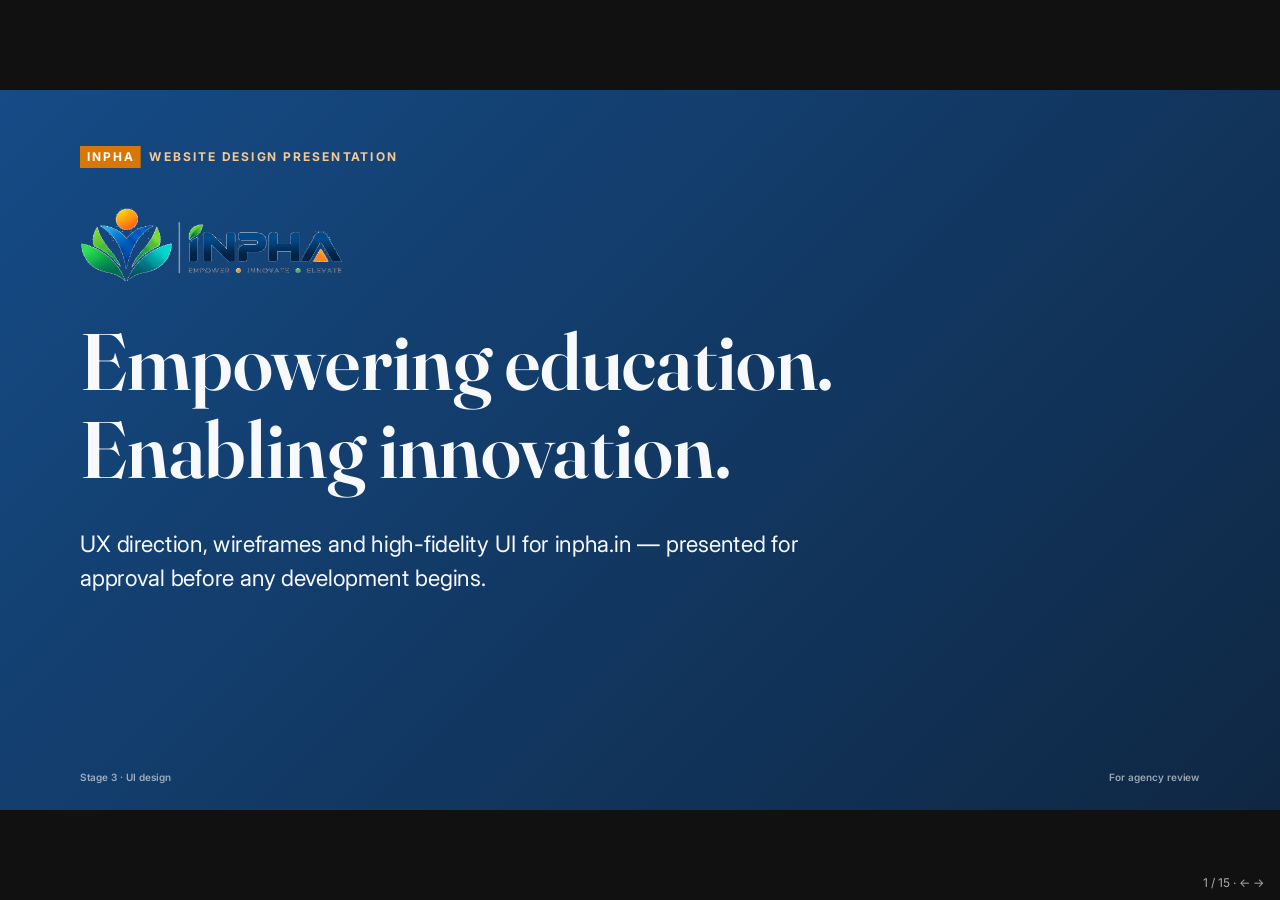
<file: deck.html>
<!doctype html>
<html lang="en">
<head>
<meta charset="utf-8">
<title>INPHA — Design Presentation</title>
<link href="https://fonts.googleapis.com/css2?family=Fraunces:opsz,wght@9..144,500;9..144,600;9..144,700&family=Inter:wght@400;500;600;700&family=Noto+Sans+Devanagari:wght@400;600&family=Noto+Serif+Devanagari:wght@500;600&display=swap" rel="stylesheet">
<style>
:root{--blue:#2B6CB0;--blue2:#154B86;--green:#22C55E;--paper:#F7F9FC;--paper2:#EAF1F8;--orange:#F59E0B;--orange2:#D97706;--ink:#123761;--graph:#0F2743;--sky:#DCEEFF;--mute:#4D6480;--serif:Fraunces,"Noto Serif Devanagari",Georgia,serif;--sans:Inter,"Noto Sans Devanagari",system-ui,sans-serif}
*{box-sizing:border-box}html,body{margin:0;height:100%;background:#111;font-family:var(--sans)}
#stage{position:fixed;left:50%;top:50%;width:1920px;height:1080px;transform-origin:center}
.slide{position:absolute;inset:0;background:var(--paper);color:var(--ink);padding:90px 120px;display:none;overflow:hidden}
.slide.on{display:block}
.slide.dk{background:linear-gradient(135deg,var(--blue2),var(--graph));color:var(--paper)}.slide.gr{background:var(--graph);color:var(--paper)}
.k{font:700 18px var(--sans);letter-spacing:.16em;text-transform:uppercase;color:var(--orange2);margin-bottom:26px}
.k b{background:var(--orange2);color:#fff;padding:6px 10px;margin-right:12px}
@page{size:1920px 1080px;margin:0}
@media print{html,body{height:auto;background:#fff;-webkit-print-color-adjust:exact;print-color-adjust:exact}
 #stage{position:static!important;transform:none!important;width:1920px;height:auto!important}
 .slide{display:block!important;position:relative;inset:auto;width:1920px;height:1080px;break-after:page;page-break-after:always}
 #nav{display:none}}
.dk .k,.gr .k{color:#F3C995}
h1,h2,h3{font-family:var(--serif);font-weight:600;margin:0;line-height:1.1}
h1{font-size:120px}h2{font-size:68px;max-width:1400px}h3{font-size:34px;margin-bottom:10px}
p{font-size:28px;line-height:1.5;margin:0 0 14px}.sm{font-size:22px;color:var(--mute)}.dk .sm,.gr .sm{color:#cfd8d2}
.cols{display:grid;gap:56px;margin-top:50px}.c2{grid-template-columns:1fr 1fr}.c3{grid-template-columns:repeat(3,1fr)}.c4{grid-template-columns:repeat(4,1fr)}
.rl{border-top:4px solid currentColor;padding-top:18px}
.rl p{font-size:24px}
.sw{display:grid;grid-template-columns:repeat(8,1fr);gap:12px;margin-top:40px}.sw div{height:260px;padding:16px;font:600 17px/1.4 var(--sans);display:flex;align-items:flex-end;border:1px solid #0003}
.shot{width:100%;height:100%;border:2px solid var(--ink);overflow:hidden;position:relative;background:#fff}
.shot iframe{border:0;position:absolute;left:0;top:0;transform-origin:0 0}
.ft{position:absolute;left:120px;right:120px;bottom:40px;display:flex;justify-content:space-between;font:600 15px var(--sans);opacity:.6}
ol.j{list-style:none;padding:0;margin:20px 0 0;display:flex;gap:0}
ol.j li{flex:1;border-top:4px dotted var(--orange);padding-top:28px;position:relative;font:600 25px/1.25 var(--serif)}
ol.j li:before{content:"";position:absolute;top:-12px;left:0;width:20px;height:20px;border-radius:50%;background:var(--orange)}
.tree{display:grid;grid-template-columns:repeat(4,1fr);gap:20px;margin-top:40px;font-size:22px}
.tree div{border:2px solid var(--ink);padding:14px 16px}.tree b{display:block;font:700 15px var(--sans);letter-spacing:.12em;text-transform:uppercase;color:#C4491A;margin-bottom:6px}
.ph{color:#8A4B00;border-bottom:2px dashed #8A4B00}.dk .ph,.gr .ph{color:#f3c995;border-color:#f3c995}
#nav{position:fixed;bottom:10px;right:16px;color:#aaa;font:12px var(--sans);z-index:9}
</style>
</head>
<body>
<div id="stage">

<section class="slide dk"><div class="k"><b>INPHA</b>Website design presentation</div><img src="assets/logo-full.png" alt="INPHA logo" style="height:110px;margin-top:40px"><h1 style="margin-top:50px">Empowering education.<br>Enabling innovation.</h1><p style="margin-top:50px;max-width:1100px;font-size:34px">UX direction, wireframes and high-fidelity UI for inpha.in — presented for approval before any development begins.</p><div class="ft"><span>Stage 3 · UI design</span><span>For agency review</span></div></section>

<section class="slide"><div class="k"><b>01</b>Our understanding of INPHA</div><h2>One team. Two connected lines of work.</h2>
<div class="cols c2"><div class="rl"><h3>School &amp; Student Services — main line</h3><p>School Policy Development · Teacher Training · School Campus &amp; Environment Setup · Summer Camp · Winter Camp · Specialized Workshops &amp; Awareness Sessions</p></div><div class="rl"><h3>Tech &amp; Creative Services</h3><p>App Development · Web Development · Video Editing · Graphic Design · Logo Design · Social Media Template Design &amp; Campaign Management <span class="ph">[wording to confirm]</span></p></div></div>
<p class="sm" style="margin-top:50px">Delivery is on-ground and online. Facilities: end-to-end consultation, follow-up support, and one team instead of multiple vendors. Every statement here comes from the brief.</p></section>

<section class="slide"><div class="k"><b>02</b>Audiences and what they need</div><h2>Three visitors, three questions.</h2>
<div class="cols c3"><div class="rl"><h3>School management &amp; principals</h3><p>"Can I rely on this partner?" Needs: policy, teacher training, campus setup, process, verified past work.</p></div><div class="rl"><h3>Parents &amp; students</h3><p>"Is it safe and good for my child?" Needs: camps and workshops, ages, safety and supervision, real photos, easy contact.</p></div><div class="rl"><h3>Businesses &amp; startups</h3><p>"Can one team handle my brand?" Needs: app, web, creative, social media; portfolio proof; a project enquiry.</p></div></div>
<p class="sm" style="margin-top:50px">Because most parents and schools use phones, mobile is designed first, with WhatsApp always one tap away.</p></section>

<section class="slide dk"><div class="k"><b>03</b>Visual direction: Premium brand-aligned editorial</div><h2>Premium, trustworthy, and aligned with the approved INPHA brand colours.</h2>
<div class="cols c3"><div class="rl"><h3>Why this idea</h3><p>The interface now follows the approved INPHA logo palette. Blue creates trust and depth, green supports learning and growth, and orange is reserved for action and highlights.</p></div><div class="rl"><h3>Signature details</h3><p>Editorial section tags, clean rule lines, subtle texture, and a structured component system help the site feel custom rather than template-based.</p></div><div class="rl"><h3>What we avoided</h3><p>Generic gradient templates, decorative blobs, repetitive card grids, fake dashboards, and off-brand colour systems.</p></div></div></section>

<section class="slide"><div class="k"><b>04</b>Colour palette and typography</div><h2 style="font-size:54px">Colour with a job; type that speaks Hindi too.</h2>
<div class="sw"><div style="background:#2B6CB0;color:#fff">Primary Blue<br>Trust, structure</div><div style="background:#22C55E">Growth Green<br>Learning, growth</div><div style="background:#F59E0B">Energy Orange<br>Highlights, actions</div><div style="background:#154B86;color:#fff">Deep Blue<br>Dark hero / depth</div><div style="background:#F7F9FC">Soft Background<br>Base</div><div style="background:#123761;color:#fff">Text Navy<br>Primary text</div><div style="background:#DCEEFF">Sky Tint<br>Light support</div><div style="background:#0F2743;color:#fff">Tech Navy<br>Tech sections</div></div>
<div class="cols c2" style="margin-top:36px"><div><p style="font:600 54px var(--serif);margin:0">Fraunces — headings</p><p style="margin:0">Inter — body and UI</p></div><div><p style="font:600 44px 'Noto Serif Devanagari';margin:0">हिंदी शीर्षक — Noto Serif</p><p style="margin:0;font-family:'Noto Sans Devanagari'">हिंदी पाठ — Noto Sans Devanagari, line height 1.7</p></div></div></section>

<section class="slide dk"><div class="k"><b>04b</b>Motion &amp; Interaction System</div><h2 style="font-size:54px">Understated, purposeful, agency-grade motion.</h2>
<div class="cols c3"><div class="rl"><h3>Hero &amp; Entrances</h3><p>Staggered 450–750ms reveals: Tag → Headline → Value Copy → Action CTAs → Ambient Badges. Natural cubic-bezier curve.</p></div><div class="rl"><h3>Micro-Interactions</h3><p>150–250ms button lifts with layered drop shadows, smooth arrow gliding, tab transitions, and accessible accordion FAQ expansion.</p></div><div class="rl"><h3>Capture &amp; Accessibility</h3><p>Instant static mode for Figma / PDF capture. Full <code>prefers-reduced-motion</code> compliance disables transitions automatically.</p></div></div>
<p class="sm" style="margin-top:50px">Motion elevates perceived quality without delaying user task completion or interfering with page readability.</p></section>

<section class="slide dk"><div class="k"><b>04c</b>Figma Interactive Components &amp; Smart Animate</div><h2 style="font-size:54px">Ready-to-wire component variants in Figma.</h2>
<div class="cols c3"><div class="rl"><h3>Buttons &amp; Badges</h3><p>Default ↔ Hover (lift + glow) ↔ Pressed (scale .98). Live radar pulse loop via 1000ms After-delay Smart Animate.</p></div><div class="rl"><h3>Tabs &amp; Accordions</h3><p>Summer ↔ Winter ↔ Workshops sliding pill with 300ms Ease In Out. Collapsed ↔ Expanded FAQ with 350ms Gentle Spring.</p></div><div class="rl"><h3>Figma Motion Kit</h3><p>Dedicated <code>figma-components.html</code> board with all variant sets side-by-side for 1-click import via html.to.design.</p></div></div>
<p class="sm" style="margin-top:50px">Agency designers can immediately combine frames as component variants in Figma and wire interactive prototypes.</p></section>

<section class="slide"><div class="k"><b>05</b>Sitemap and user journeys</div><h2 style="font-size:52px">14 pages. Three clear paths.</h2>
<div class="tree"><div><b>Home</b>1 Home</div><div><b>Company</b>2 About · 11 Team · 13 Why INPHA</div><div><b>Services</b>3 Overview · 4 School Care · 5 Student Programs · 6 Tech Solutions → 7 App &amp; Web · 8 Creative · 9 Social Media</div><div><b>Proof &amp; contact</b>10 Portfolio · 12 Blog · 14 Contact · Footer: Privacy, Terms, 404</div></div>
<p class="sm" style="margin:26px 0 0"><b>A. Schools</b></p><ol class="j"><li>Home</li><li>School Care</li><li>Approach</li><li>Verified work</li><li>School enquiry</li></ol>
<p class="sm" style="margin:26px 0 0"><b>B. Parents</b></p><ol class="j"><li>Home</li><li>Student Programs</li><li>Safety shown early</li><li>Photos</li><li>WhatsApp / enquiry</li></ol>
<p class="sm" style="margin:26px 0 0"><b>C. Businesses</b></p><ol class="j"><li>Home</li><li>Tech Solutions</li><li>Service page</li><li>Filtered portfolio</li><li>Project enquiry</li></ol></section>

<section class="slide"><div class="k"><b>06</b>Home page concept</div><div style="display:grid;grid-template-columns:560px 1fr;gap:60px;height:820px"><div><h2 style="font-size:52px">Two doors, School first.</h2><p style="margin-top:20px">The hero introduces children and business under one idea. Two entry doors split the visitor at once, and the School door is larger, because it is the main service line.</p><p class="sm">Then: all services, School Care feature, reasons to choose INPHA, featured work, testimonials, blog and enquiry options. Numbers and testimonials are <span class="ph">placeholders</span> until verified.</p></div><div class="shot"><iframe src="index.html?p=home&w=1440" width="1440" height="2400" style="transform:scale(.735)"></iframe></div></div></section>

<section class="slide"><div class="k"><b>07</b>School Care page concept</div><div style="display:grid;grid-template-columns:560px 1fr;gap:60px;height:820px"><div><h2 style="font-size:52px">The deepest page on the site.</h2><p style="margin-top:20px">A chaptered long-form page with a side index: Policy → Training → Campus → How we work → Tech support → Results → FAQ → Enquiry.</p><p class="sm">The school enquiry form asks only what the brief specifies: school name, city, number of students, contact details.</p></div><div class="shot"><iframe src="index.html?p=school&w=1440" width="1440" height="2400" style="transform:scale(.735)"></iframe></div></div></section>

<section class="slide"><div class="k"><b>08</b>Student Programs page concept</div><div style="display:grid;grid-template-columns:560px 1fr;gap:60px;height:820px"><div><h2 style="font-size:52px">Built for parents' first question.</h2><p style="margin-top:20px">The hero is calmer (sky) and the safety strip sits right below it. Programs are tabbed (Summer, Winter, Workshops). The nine workshop topics are a scannable index.</p><p class="sm">Age groups, safety details and photos are clearly marked <span class="ph">placeholders</span>.</p></div><div class="shot"><iframe src="index.html?p=student&w=1440" width="1440" height="2400" style="transform:scale(.735)"></iframe></div></div></section>

<section class="slide"><div class="k"><b>09</b>Tech Solutions page concept</div><div style="display:grid;grid-template-columns:560px 1fr;gap:60px;height:820px"><div><h2 style="font-size:52px">Crisper, for business.</h2><p style="margin-top:20px">Same system, graphite tones, more grid. Three ways in (App &amp; Web, Creative Studio, Social Media), the "one team" benefit, the five-step process and featured projects.</p><p class="sm">Projects use one case structure: need, work, result, never invented.</p></div><div class="shot"><iframe src="index.html?p=tech&w=1440" width="1440" height="2400" style="transform:scale(.735)"></iframe></div></div></section>

<section class="slide"><div class="k"><b>10</b>Mobile and desktop responsiveness</div><h2 style="font-size:52px">One layout that reflows. Not a shrunk desktop.</h2>
<div style="display:grid;grid-template-columns:1fr 360px 1fr;gap:50px;margin-top:40px;height:660px"><div class="shot" style="border-color:var(--ink)"><iframe src="index.html?p=home&w=1440" width="1440" height="1400" style="transform:scale(.4)"></iframe></div><div class="shot"><iframe src="index.html?p=home&w=390" width="390" height="1900" style="transform:scale(.92)"></iframe></div><div><div class="rl"><h3>Rules</h3><p>Mobile 390 · Tablet 820 · Desktop 1440. Same order everywhere.</p><p>Call · WhatsApp · Enquire bar on phones. 44px+ touch targets. Hindi: no fixed heights, line-height 1.6+, longer labels tested.</p></div></div></div></section>

<section class="slide gr"><div class="k"><b>11</b>Component system and buildability</div><h2 style="font-size:54px">Few components, used consistently.</h2>
<div class="cols c3"><div class="rl"><h3>Components</h3><p>Buttons (3), chips, index tag, header + Services menu, footer, ruled column, case card, image frame, steps, FAQ, tabs, forms with states, gallery.</p></div><div class="rl"><h3>Built in plain code</h3><p>CSS custom properties, container queries, native &lt;details&gt; for FAQs, SVG route line, Google Fonts. No heavy effects.</p></div><div class="rl"><h3>Prototype</h3><p>The review board is itself working HTML/CSS, which shows the layouts are real, not a mockup. It is not the production site.</p></div></div></section>

<section class="slide dk"><div class="k"><b>12</b>Next steps and approval checkpoints</div><h2>Where we are, what is needed.</h2>
<ol class="j" style="margin-top:50px"><li>Stage 1 UX<br><span class="sm">approved</span></li><li>Stage 2 Wireframes<br><span class="sm">approved</span></li><li>Stage 3 UI<br><span class="sm">awaiting approval</span></li><li>Stage 4 Handoff<br><span class="sm">after approval</span></li></ol>
<div class="cols c2"><div class="rl"><h3>Needed from the client</h3><p>Final logo · confirmed service wording (social media) · real photos and videos · numbers · testimonials · team photos and bios · portfolio samples · camp age groups and safety details · contact details · legal text.</p></div><div class="rl"><h3>Decisions today</h3><p>Approve the direction, palette and type · confirm the menu structure · confirm EN + HI scope for build.</p></div></div></section>

</div>
<div id="nav">← → to navigate</div>
<script>
const slides=[...document.querySelectorAll('.slide')];let i=0;
function show(n){i=Math.max(0,Math.min(slides.length-1,n));slides.forEach((s,k)=>s.classList.toggle('on',k===i));
 slides[i].querySelectorAll('.ft').length||0;document.getElementById('nav').textContent=`${i+1} / ${slides.length} · ← →`;location.hash=i+1}
function fit(){const s=Math.min(innerWidth/1920,innerHeight/1080);document.getElementById('stage').style.transform=`translate(-50%,-50%) scale(${s})`}
addEventListener('resize',fit);fit();
addEventListener('keydown',e=>{if(['ArrowRight','PageDown',' '].includes(e.key))show(i+1);if(['ArrowLeft','PageUp'].includes(e.key))show(i-1)});
addEventListener('click',e=>{if(e.clientX>innerWidth/2)show(i+1);else show(i-1)});
show((parseInt(location.hash.slice(1))||1)-1);
</script>
</body>
</html>
</file>
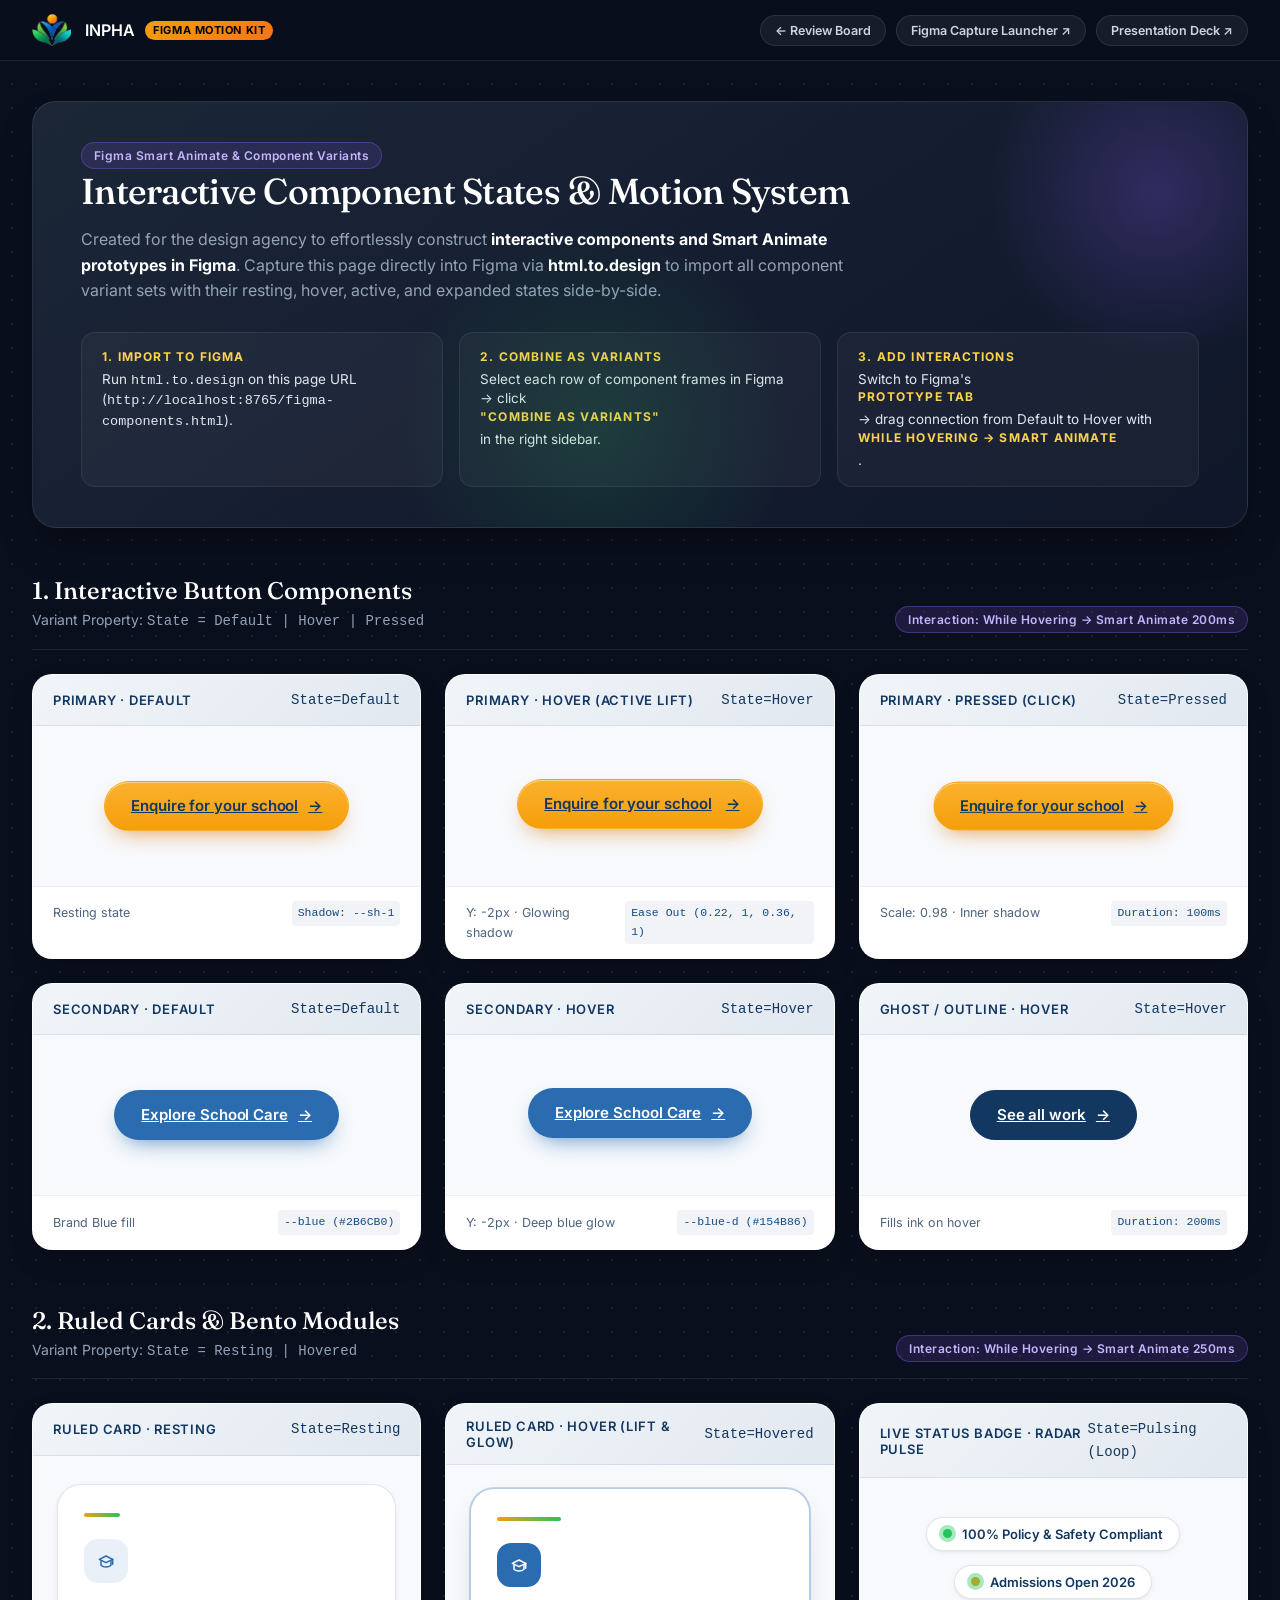
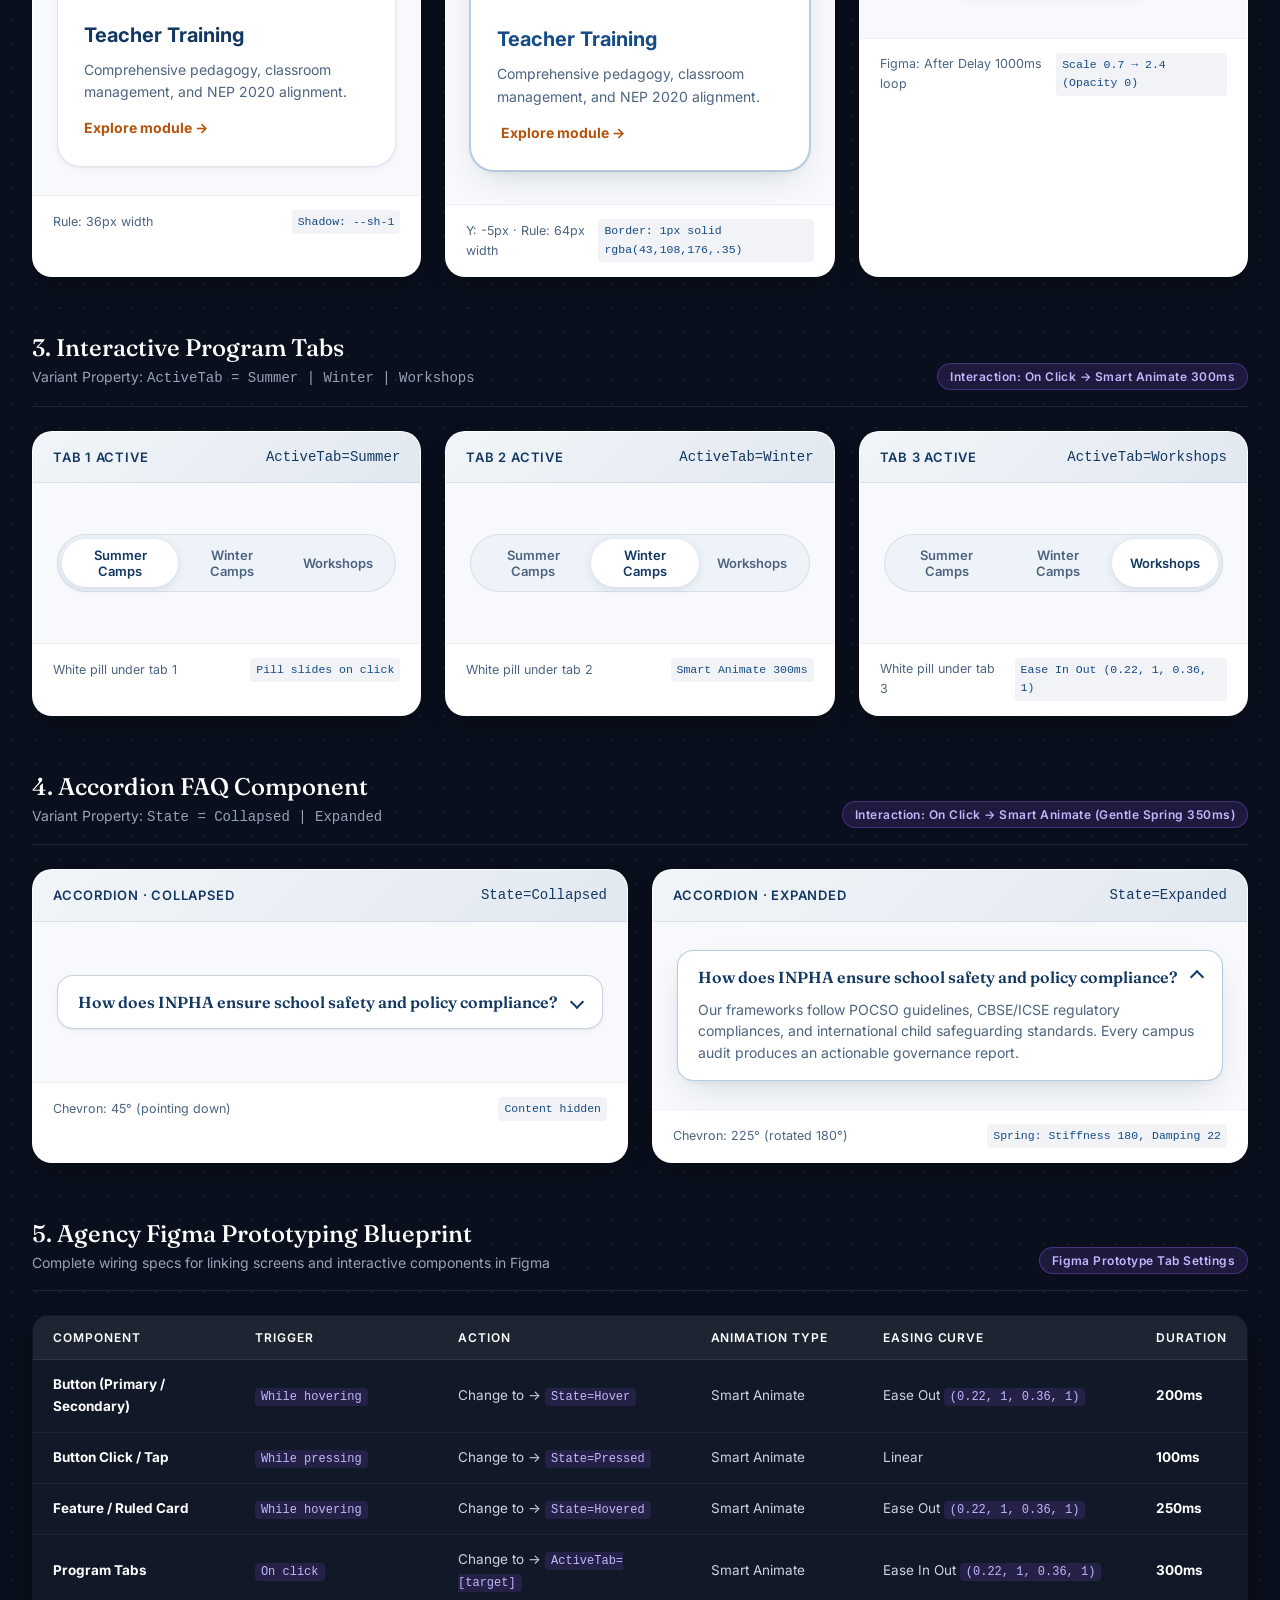
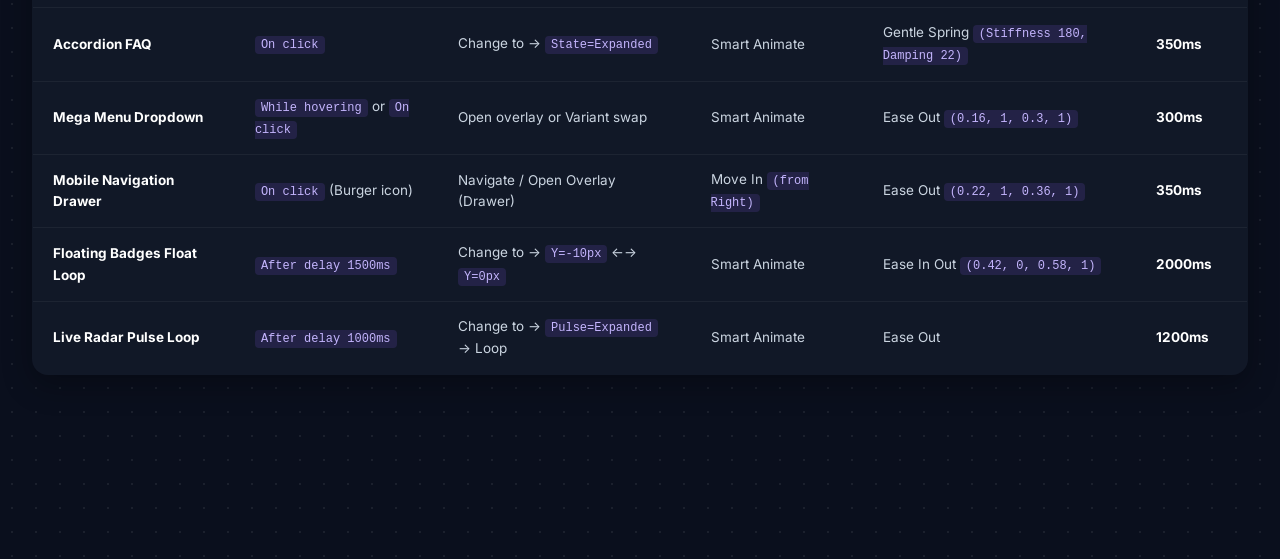
<file: figma-components.html>
<!doctype html>
<html lang="en">
<head>
<meta charset="utf-8">
<meta name="viewport" content="width=device-width,initial-scale=1">
<title>INPHA — Figma Interactive Component & Motion System</title>
<link rel="preconnect" href="https://fonts.googleapis.com">
<link href="https://fonts.googleapis.com/css2?family=Fraunces:opsz,wght@9..144,500;9..144,600;9..144,700&family=Inter:wght@400;500;600;700&display=swap" rel="stylesheet">
<link rel="stylesheet" href="inpha.css">
<style>
:root{
  --dark-bg:#0A0F1D;
  --dark-surface:#111827;
  --dark-card:#1E293B;
  --dark-border:rgba(255,255,255,.09);
  --dark-mute:#94A3B8;
  --dark-text:#F8FAFC;
  --figma-purple:#8B5CF6;
  --figma-pink:#EC4899;
  --figma-blue:#3B82F6;
}
body{
  margin:0;
  background:var(--dark-bg);
  background-image:radial-gradient(rgba(255,255,255,.07) 1px,transparent 1px);
  background-size:24px 24px;
  color:var(--dark-text);
  font:14px/1.6 Inter,system-ui,sans-serif;
  -webkit-font-smoothing:antialiased;
  padding-bottom:100px;
}
.top-nav{
  position:sticky;
  top:0;
  z-index:90;
  background:rgba(10,15,29,.94);
  -webkit-backdrop-filter:blur(16px);
  backdrop-filter:blur(16px);
  border-bottom:1px solid var(--dark-border);
  padding:14px 32px;
  display:flex;
  justify-content:space-between;
  align-items:center;
  gap:20px;
  flex-wrap:wrap;
}
.brand-group{
  display:flex;
  align-items:center;
  gap:14px;
}
.brand-group img{height:32px}
.brand-group h1{
  font:600 16px Inter;
  margin:0;
  color:#fff;
  display:flex;
  align-items:center;
  gap:10px;
}
.brand-group h1 span{
  background:linear-gradient(135deg,var(--orange),#F97316);
  color:#000;
  font:700 11px/1 Inter;
  padding:4px 8px;
  border-radius:999px;
  letter-spacing:.05em;
  text-transform:uppercase;
}
.nav-links{
  display:flex;
  align-items:center;
  gap:10px;
}
.nav-link{
  display:inline-flex;
  align-items:center;
  gap:6px;
  padding:7px 14px;
  border-radius:999px;
  font:600 12.5px Inter;
  text-decoration:none;
  color:#CBD5E1;
  background:rgba(255,255,255,.06);
  border:1px solid var(--dark-border);
  transition:all .2s ease;
}
.nav-link:hover{
  background:rgba(255,255,255,.14);
  color:#fff;
  border-color:rgba(255,255,255,.24);
  transform:translateY(-1px);
}
.nav-link.active{
  background:linear-gradient(135deg,var(--blue),var(--blue-d));
  color:#fff;
  border-color:var(--blue-l);
}

.wrap{
  max-width:1440px;
  margin:0 auto;
  padding:40px 32px;
}
.hero-banner{
  background:linear-gradient(145deg,rgba(30,41,59,.9),rgba(15,23,42,.98));
  border:1px solid var(--dark-border);
  border-radius:24px;
  padding:40px 48px;
  margin-bottom:48px;
  position:relative;
  overflow:hidden;
  box-shadow:0 20px 40px -15px rgba(0,0,0,.5);
}
.hero-banner:before{
  content:"";
  position:absolute;
  right:-80px;
  top:-80px;
  width:340px;
  height:340px;
  border-radius:50%;
  background:radial-gradient(circle,rgba(139,92,246,.25),transparent 70%);
  pointer-events:none;
}
.hero-banner:after{
  content:"";
  position:absolute;
  left:30%;
  bottom:-100px;
  width:400px;
  height:400px;
  border-radius:50%;
  background:radial-gradient(circle,rgba(34,197,94,.15),transparent 70%);
  pointer-events:none;
}
.hero-banner h2{
  font:500 36px Fraunces,serif;
  color:#fff;
  margin:0 0 14px;
  letter-spacing:-.02em;
}
.hero-banner p{
  color:var(--dark-mute);
  font-size:16px;
  max-width:780px;
  margin:0 0 24px;
  line-height:1.6;
}
.hero-banner p b{color:#fff}
.steps-bar{
  display:grid;
  grid-template-columns:repeat(auto-fit,minmax(260px,1fr));
  gap:16px;
  margin-top:28px;
}
.step-item{
  background:rgba(255,255,255,.04);
  border:1px solid rgba(255,255,255,.07);
  border-radius:14px;
  padding:16px 20px;
}
.step-item b{
  display:block;
  color:#FCD34D;
  font:700 12px Inter;
  text-transform:uppercase;
  letter-spacing:.1em;
  margin-bottom:6px;
}
.step-item span{
  color:#E2E8F0;
  font-size:13.5px;
  line-height:1.45;
  display:block;
}

.sec{
  margin-bottom:56px;
}
.sec-hdr{
  display:flex;
  justify-content:space-between;
  align-items:flex-end;
  gap:20px;
  margin-bottom:24px;
  border-bottom:1px solid var(--dark-border);
  padding-bottom:16px;
}
.sec-hdr h3{
  font:500 24px Fraunces,serif;
  color:#fff;
  margin:0 0 4px;
}
.sec-hdr p{
  color:var(--dark-mute);
  margin:0;
  font-size:14px;
}
.figma-badge{
  display:inline-flex;
  align-items:center;
  gap:8px;
  padding:5px 12px;
  border-radius:999px;
  background:rgba(139,92,246,.15);
  border:1px solid rgba(139,92,246,.35);
  color:#C4B5FD;
  font:600 12px Inter;
  letter-spacing:.04em;
}

.matrix-grid{
  display:grid;
  grid-template-columns:repeat(auto-fit,minmax(320px,1fr));
  gap:24px;
}
.comp-card{
  background:#fff;
  color:var(--ink);
  border-radius:20px;
  overflow:hidden;
  box-shadow:0 12px 30px -10px rgba(0,0,0,.35);
  display:flex;
  flex-direction:column;
  border:1px solid rgba(255,255,255,.1);
}
.comp-hdr{
  background:linear-gradient(135deg,#F1F5F9,#E2E8F0);
  padding:14px 20px;
  border-bottom:1px solid rgba(18,55,97,.1);
  display:flex;
  justify-content:space-between;
  align-items:center;
}
.comp-hdr h4{
  font:600 13px Inter;
  margin:0;
  color:var(--ink);
  text-transform:uppercase;
  letter-spacing:.06em;
}
.comp-body{
  padding:28px 24px;
  display:flex;
  flex-direction:column;
  align-items:center;
  justify-content:center;
  min-height:160px;
  background:var(--paper);
  position:relative;
}
.comp-body.dark-preview{
  background:linear-gradient(150deg,#154B86,#0F2743);
  color:#fff;
}
.comp-ftr{
  background:#fff;
  padding:14px 20px;
  border-top:1px solid rgba(18,55,97,.08);
  font-size:12.5px;
  color:var(--mute);
  display:flex;
  justify-content:space-between;
  align-items:center;
  gap:12px;
}
.comp-ftr code{
  background:rgba(18,55,97,.06);
  padding:3px 6px;
  border-radius:4px;
  font-family:ui-monospace,SFMono-Regular,Consolas,monospace;
  color:var(--blue-d);
  font-size:11.5px;
}

/* Simulated hover triggers & active demo */
.sim-hover-btn-p{
  background:#FBB12E linear-gradient(180deg,#FCBE4C,#F7A417);
  box-shadow:inset 0 1px 0 rgba(255,255,255,.5),0 16px 30px -12px rgba(217,119,6,.85);
  transform:translateY(-2px);
}
.sim-hover-btn-p:after{
  transform:translateX(4px);
}
.sim-pressed-btn-p{
  transform:translateY(0) scale(.98);
  box-shadow:inset 0 2px 4px rgba(0,0,0,.2);
}

.sim-hover-btn-s{
  background:var(--blue-d);
  box-shadow:0 16px 30px -12px rgba(21,75,134,.85);
  transform:translateY(-2px);
}

.sim-hover-card{
  transform:translateY(-5px);
  box-shadow:var(--sh-2),0 0 0 1px rgba(43,108,176,.24);
  border-color:rgba(43,108,176,.35);
}
.sim-hover-card:before{
  width:64px;
}

/* Pulse Demo Component */
.pulse-badge{
  display:inline-flex;
  align-items:center;
  gap:10px;
  padding:8px 16px;
  border-radius:999px;
  background:#fff;
  box-shadow:var(--sh-1);
  font:600 13px Inter;
  color:var(--ink);
  border:1px solid rgba(18,55,97,.12);
}
.radar-dot{
  position:relative;
  display:inline-block;
  width:9px;
  height:9px;
  border-radius:50%;
  background:var(--green);
  flex:none;
}
.radar-dot:before{
  content:"";
  position:absolute;
  inset:-4px;
  border-radius:50%;
  background:rgba(34,197,94,.4);
  animation:radarPulse 2s cubic-bezier(.22,1,.36,1) infinite;
}
@keyframes radarPulse{
  0%{transform:scale(.7);opacity:.9}
  70%{transform:scale(2.4);opacity:0}
  100%{transform:scale(2.6);opacity:0}
}

/* Accordion Simulation */
.sim-faq-box{
  width:100%;
  border:1px solid var(--line-2);
  border-radius:16px;
  padding:16px 20px;
  background:#fff;
  box-shadow:var(--sh-1);
}
.sim-faq-box summary{
  list-style:none;
  font:600 16px Fraunces,serif;
  color:var(--ink);
  display:flex;
  justify-content:space-between;
  align-items:center;
  cursor:pointer;
}
.sim-faq-box summary:after{
  content:"";
  width:8px;
  height:8px;
  border-right:2px solid currentColor;
  border-bottom:2px solid currentColor;
  transform:rotate(45deg);
  transition:transform .25s ease;
}
.sim-faq-box.open summary:after{
  transform:rotate(225deg);
}
.sim-faq-box.open{
  border-color:rgba(43,108,176,.35);
  box-shadow:var(--sh-2);
}
.sim-faq-box p{
  margin:12px 0 0;
  font-size:14px;
  color:var(--mute);
  line-height:1.55;
}

/* Tab Simulation */
.sim-tabrow{
  display:inline-flex;
  position:relative;
  background:#EEF3F9;
  padding:4px;
  border-radius:999px;
  border:1px solid rgba(18,55,97,.1);
}
.sim-tab{
  padding:8px 18px;
  border-radius:999px;
  font:600 13px Inter;
  color:var(--mute);
  cursor:pointer;
  transition:all .2s ease;
  border:0;
  background:transparent;
}
.sim-tab.active{
  background:#fff;
  color:var(--ink);
  box-shadow:0 2px 8px rgba(15,39,67,.12);
}

/* Prototype Wiring Spec Table */
.wire-table{
  width:100%;
  border-collapse:collapse;
  background:var(--dark-surface);
  border-radius:16px;
  overflow:hidden;
  border:1px solid var(--dark-border);
  box-shadow:0 10px 30px rgba(0,0,0,.3);
  margin-top:20px;
}
.wire-table th{
  background:rgba(255,255,255,.05);
  color:#fff;
  font:600 12px Inter;
  text-transform:uppercase;
  letter-spacing:.08em;
  padding:14px 20px;
  text-align:left;
  border-bottom:1px solid var(--dark-border);
}
.wire-table td{
  padding:14px 20px;
  font-size:13.5px;
  color:#CBD5E1;
  border-bottom:1px solid rgba(255,255,255,.05);
}
.wire-table tr:last-child td{border-bottom:0}
.wire-table tr:hover td{background:rgba(255,255,255,.03)}
.wire-table b{color:#fff}
.wire-table code{
  background:rgba(139,92,246,.15);
  color:#C4B5FD;
  padding:2px 6px;
  border-radius:4px;
  font-size:12px;
}
</style>
</head>
<body>

<header class="top-nav">
  <div class="brand-group">
    <img src="assets/logo-mark.png" alt="INPHA Logo">
    <h1>INPHA <span>Figma Motion Kit</span></h1>
  </div>
  <div class="nav-links">
    <a class="nav-link" href="index.html">← Review Board</a>
    <a class="nav-link" href="figma-import.html">Figma Capture Launcher ↗</a>
    <a class="nav-link" href="deck.html">Presentation Deck ↗</a>
  </div>
</header>

<main class="wrap">

  <section class="hero-banner">
    <span class="figma-badge">Figma Smart Animate &amp; Component Variants</span>
    <h2>Interactive Component States &amp; Motion System</h2>
    <p>
      Created for the design agency to effortlessly construct <b>interactive components and Smart Animate prototypes in Figma</b>.
      Capture this page directly into Figma via <b>html.to.design</b> to import all component variant sets with their resting, hover, active, and expanded states side-by-side.
    </p>

    <div class="steps-bar">
      <div class="step-item">
        <b>1. Import to Figma</b>
        <span>Run <code>html.to.design</code> on this page URL (<code>http://localhost:8765/figma-components.html</code>).</span>
      </div>
      <div class="step-item">
        <b>2. Combine as Variants</b>
        <span>Select each row of component frames in Figma &rarr; click <b>"Combine as variants"</b> in the right sidebar.</span>
      </div>
      <div class="step-item">
        <b>3. Add Interactions</b>
        <span>Switch to Figma's <b>Prototype tab</b> &rarr; drag connection from Default to Hover with <b>While Hovering &rarr; Smart Animate</b>.</span>
      </div>
    </div>
  </section>

  <!-- 1. BUTTONS -->
  <section class="sec">
    <div class="sec-hdr">
      <div>
        <h3>1. Interactive Button Components</h3>
        <p>Variant Property: <code>State = Default | Hover | Pressed</code></p>
      </div>
      <span class="figma-badge">Interaction: While Hovering &rarr; Smart Animate 200ms</span>
    </div>

    <div class="matrix-grid">
      <!-- Primary Default -->
      <div class="comp-card">
        <div class="comp-hdr">
          <h4>Primary · Default</h4>
          <code>State=Default</code>
        </div>
        <div class="comp-body">
          <a class="btn p arrow" href="#" onclick="return false;">Enquire for your school</a>
        </div>
        <div class="comp-ftr">
          <span>Resting state</span>
          <code>Shadow: --sh-1</code>
        </div>
      </div>

      <!-- Primary Hover -->
      <div class="comp-card">
        <div class="comp-hdr">
          <h4>Primary · Hover (Active Lift)</h4>
          <code>State=Hover</code>
        </div>
        <div class="comp-body">
          <a class="btn p arrow sim-hover-btn-p" href="#" onclick="return false;">Enquire for your school</a>
        </div>
        <div class="comp-ftr">
          <span>Y: -2px · Glowing shadow</span>
          <code>Ease Out (0.22, 1, 0.36, 1)</code>
        </div>
      </div>

      <!-- Primary Pressed -->
      <div class="comp-card">
        <div class="comp-hdr">
          <h4>Primary · Pressed (Click)</h4>
          <code>State=Pressed</code>
        </div>
        <div class="comp-body">
          <a class="btn p arrow sim-pressed-btn-p" href="#" onclick="return false;">Enquire for your school</a>
        </div>
        <div class="comp-ftr">
          <span>Scale: 0.98 · Inner shadow</span>
          <code>Duration: 100ms</code>
        </div>
      </div>

      <!-- Secondary Default -->
      <div class="comp-card">
        <div class="comp-hdr">
          <h4>Secondary · Default</h4>
          <code>State=Default</code>
        </div>
        <div class="comp-body">
          <a class="btn s2 arrow" href="#" onclick="return false;">Explore School Care</a>
        </div>
        <div class="comp-ftr">
          <span>Brand Blue fill</span>
          <code>--blue (#2B6CB0)</code>
        </div>
      </div>

      <!-- Secondary Hover -->
      <div class="comp-card">
        <div class="comp-hdr">
          <h4>Secondary · Hover</h4>
          <code>State=Hover</code>
        </div>
        <div class="comp-body">
          <a class="btn s2 arrow sim-hover-btn-s" href="#" onclick="return false;">Explore School Care</a>
        </div>
        <div class="comp-ftr">
          <span>Y: -2px · Deep blue glow</span>
          <code>--blue-d (#154B86)</code>
        </div>
      </div>

      <!-- Ghost / Outline -->
      <div class="comp-card">
        <div class="comp-hdr">
          <h4>Ghost / Outline · Hover</h4>
          <code>State=Hover</code>
        </div>
        <div class="comp-body">
          <a class="btn g arrow" style="background:var(--ink);color:#fff;border-color:var(--ink);" href="#" onclick="return false;">See all work</a>
        </div>
        <div class="comp-ftr">
          <span>Fills ink on hover</span>
          <code>Duration: 200ms</code>
        </div>
      </div>
    </div>
  </section>

  <!-- 2. CARDS & BENTO MODULES -->
  <section class="sec">
    <div class="sec-hdr">
      <div>
        <h3>2. Ruled Cards &amp; Bento Modules</h3>
        <p>Variant Property: <code>State = Resting | Hovered</code></p>
      </div>
      <span class="figma-badge">Interaction: While Hovering &rarr; Smart Animate 250ms</span>
    </div>

    <div class="matrix-grid">
      <!-- Ruled Default -->
      <div class="comp-card">
        <div class="comp-hdr">
          <h4>Ruled Card · Resting</h4>
          <code>State=Resting</code>
        </div>
        <div class="comp-body" style="align-items:stretch;">
          <div class="ruled">
            <span class="ic l" style="margin-bottom:16px;"><svg viewBox="0 0 24 24" fill="none" stroke="currentColor" stroke-width="1.8" stroke-linecap="round" stroke-linejoin="round" style="width:20px;height:20px;"><path d="m4 10 8-4 8 4-8 4-8-4Z"/><path d="M6 12v5c3 3 9 3 12 0v-5"/><path d="M20 10v6"/></svg></span>
            <h3 style="font-size:20px;">Teacher Training</h3>
            <p>Comprehensive pedagogy, classroom management, and NEP 2020 alignment.</p>
            <span class="go">Explore module &rarr;</span>
          </div>
        </div>
        <div class="comp-ftr">
          <span>Rule: 36px width</span>
          <code>Shadow: --sh-1</code>
        </div>
      </div>

      <!-- Ruled Hover -->
      <div class="comp-card">
        <div class="comp-hdr">
          <h4>Ruled Card · Hover (Lift &amp; Glow)</h4>
          <code>State=Hovered</code>
        </div>
        <div class="comp-body" style="align-items:stretch;">
          <div class="ruled sim-hover-card">
            <span class="ic l" style="margin-bottom:16px;background:var(--blue);color:#fff;"><svg viewBox="0 0 24 24" fill="none" stroke="currentColor" stroke-width="1.8" stroke-linecap="round" stroke-linejoin="round" style="width:20px;height:20px;"><path d="m4 10 8-4 8 4-8 4-8-4Z"/><path d="M6 12v5c3 3 9 3 12 0v-5"/><path d="M20 10v6"/></svg></span>
            <h3 style="font-size:20px;color:var(--blue-d);">Teacher Training</h3>
            <p>Comprehensive pedagogy, classroom management, and NEP 2020 alignment.</p>
            <span class="go" style="transform:translateX(4px);">Explore module &rarr;</span>
          </div>
        </div>
        <div class="comp-ftr">
          <span>Y: -5px · Rule: 64px width</span>
          <code>Border: 1px solid rgba(43,108,176,.35)</code>
        </div>
      </div>

      <!-- Live Radar Badge Loop -->
      <div class="comp-card">
        <div class="comp-hdr">
          <h4>Live Status Badge · Radar Pulse</h4>
          <code>State=Pulsing (Loop)</code>
        </div>
        <div class="comp-body">
          <div class="pulse-badge">
            <span class="radar-dot"></span>
            <span>100% Policy &amp; Safety Compliant</span>
          </div>
          <div class="pulse-badge" style="margin-top:14px;">
            <span class="radar-dot" style="background:var(--orange);"></span>
            <span>Admissions Open 2026</span>
          </div>
        </div>
        <div class="comp-ftr">
          <span>Figma: After Delay 1000ms loop</span>
          <code>Scale 0.7 &rarr; 2.4 (Opacity 0)</code>
        </div>
      </div>
    </div>
  </section>

  <!-- 3. TABS & SWITCHERS -->
  <section class="sec">
    <div class="sec-hdr">
      <div>
        <h3>3. Interactive Program Tabs</h3>
        <p>Variant Property: <code>ActiveTab = Summer | Winter | Workshops</code></p>
      </div>
      <span class="figma-badge">Interaction: On Click &rarr; Smart Animate 300ms</span>
    </div>

    <div class="matrix-grid">
      <!-- Tab 1 -->
      <div class="comp-card">
        <div class="comp-hdr">
          <h4>Tab 1 Active</h4>
          <code>ActiveTab=Summer</code>
        </div>
        <div class="comp-body">
          <div class="sim-tabrow">
            <button class="sim-tab active">Summer Camps</button>
            <button class="sim-tab">Winter Camps</button>
            <button class="sim-tab">Workshops</button>
          </div>
        </div>
        <div class="comp-ftr">
          <span>White pill under tab 1</span>
          <code>Pill slides on click</code>
        </div>
      </div>

      <!-- Tab 2 -->
      <div class="comp-card">
        <div class="comp-hdr">
          <h4>Tab 2 Active</h4>
          <code>ActiveTab=Winter</code>
        </div>
        <div class="comp-body">
          <div class="sim-tabrow">
            <button class="sim-tab">Summer Camps</button>
            <button class="sim-tab active">Winter Camps</button>
            <button class="sim-tab">Workshops</button>
          </div>
        </div>
        <div class="comp-ftr">
          <span>White pill under tab 2</span>
          <code>Smart Animate 300ms</code>
        </div>
      </div>

      <!-- Tab 3 -->
      <div class="comp-card">
        <div class="comp-hdr">
          <h4>Tab 3 Active</h4>
          <code>ActiveTab=Workshops</code>
        </div>
        <div class="comp-body">
          <div class="sim-tabrow">
            <button class="sim-tab">Summer Camps</button>
            <button class="sim-tab">Winter Camps</button>
            <button class="sim-tab active">Workshops</button>
          </div>
        </div>
        <div class="comp-ftr">
          <span>White pill under tab 3</span>
          <code>Ease In Out (0.22, 1, 0.36, 1)</code>
        </div>
      </div>
    </div>
  </section>

  <!-- 4. ACCORDION FAQ -->
  <section class="sec">
    <div class="sec-hdr">
      <div>
        <h3>4. Accordion FAQ Component</h3>
        <p>Variant Property: <code>State = Collapsed | Expanded</code></p>
      </div>
      <span class="figma-badge">Interaction: On Click &rarr; Smart Animate (Gentle Spring 350ms)</span>
    </div>

    <div class="matrix-grid">
      <!-- Collapsed -->
      <div class="comp-card">
        <div class="comp-hdr">
          <h4>Accordion · Collapsed</h4>
          <code>State=Collapsed</code>
        </div>
        <div class="comp-body" style="align-items:stretch;">
          <div class="sim-faq-box">
            <summary>How does INPHA ensure school safety and policy compliance?</summary>
          </div>
        </div>
        <div class="comp-ftr">
          <span>Chevron: 45&deg; (pointing down)</span>
          <code>Content hidden</code>
        </div>
      </div>

      <!-- Expanded -->
      <div class="comp-card">
        <div class="comp-hdr">
          <h4>Accordion · Expanded</h4>
          <code>State=Expanded</code>
        </div>
        <div class="comp-body" style="align-items:stretch;">
          <div class="sim-faq-box open">
            <summary>How does INPHA ensure school safety and policy compliance?</summary>
            <p>Our frameworks follow POCSO guidelines, CBSE/ICSE regulatory compliances, and international child safeguarding standards. Every campus audit produces an actionable governance report.</p>
          </div>
        </div>
        <div class="comp-ftr">
          <span>Chevron: 225&deg; (rotated 180&deg;)</span>
          <code>Spring: Stiffness 180, Damping 22</code>
        </div>
      </div>
    </div>
  </section>

  <!-- 5. FIGMA SMART ANIMATE BLUEPRINT TABLE -->
  <section class="sec">
    <div class="sec-hdr">
      <div>
        <h3>5. Agency Figma Prototyping Blueprint</h3>
        <p>Complete wiring specs for linking screens and interactive components in Figma</p>
      </div>
      <span class="figma-badge">Figma Prototype Tab Settings</span>
    </div>

    <table class="wire-table">
      <thead>
        <tr>
          <th>Component</th>
          <th>Trigger</th>
          <th>Action</th>
          <th>Animation Type</th>
          <th>Easing Curve</th>
          <th>Duration</th>
        </tr>
      </thead>
      <tbody>
        <tr>
          <td><b>Button (Primary / Secondary)</b></td>
          <td><code>While hovering</code></td>
          <td>Change to &rarr; <code>State=Hover</code></td>
          <td>Smart Animate</td>
          <td>Ease Out <code>(0.22, 1, 0.36, 1)</code></td>
          <td><b>200ms</b></td>
        </tr>
        <tr>
          <td><b>Button Click / Tap</b></td>
          <td><code>While pressing</code></td>
          <td>Change to &rarr; <code>State=Pressed</code></td>
          <td>Smart Animate</td>
          <td>Linear</td>
          <td><b>100ms</b></td>
        </tr>
        <tr>
          <td><b>Feature / Ruled Card</b></td>
          <td><code>While hovering</code></td>
          <td>Change to &rarr; <code>State=Hovered</code></td>
          <td>Smart Animate</td>
          <td>Ease Out <code>(0.22, 1, 0.36, 1)</code></td>
          <td><b>250ms</b></td>
        </tr>
        <tr>
          <td><b>Program Tabs</b></td>
          <td><code>On click</code></td>
          <td>Change to &rarr; <code>ActiveTab=[target]</code></td>
          <td>Smart Animate</td>
          <td>Ease In Out <code>(0.22, 1, 0.36, 1)</code></td>
          <td><b>300ms</b></td>
        </tr>
        <tr>
          <td><b>Accordion FAQ</b></td>
          <td><code>On click</code></td>
          <td>Change to &rarr; <code>State=Expanded</code></td>
          <td>Smart Animate</td>
          <td>Gentle Spring <code>(Stiffness 180, Damping 22)</code></td>
          <td><b>350ms</b></td>
        </tr>
        <tr>
          <td><b>Mega Menu Dropdown</b></td>
          <td><code>While hovering</code> or <code>On click</code></td>
          <td>Open overlay or Variant swap</td>
          <td>Smart Animate</td>
          <td>Ease Out <code>(0.16, 1, 0.3, 1)</code></td>
          <td><b>300ms</b></td>
        </tr>
        <tr>
          <td><b>Mobile Navigation Drawer</b></td>
          <td><code>On click</code> (Burger icon)</td>
          <td>Navigate / Open Overlay (Drawer)</td>
          <td>Move In <code>(from Right)</code></td>
          <td>Ease Out <code>(0.22, 1, 0.36, 1)</code></td>
          <td><b>350ms</b></td>
        </tr>
        <tr>
          <td><b>Floating Badges Float Loop</b></td>
          <td><code>After delay 1500ms</code></td>
          <td>Change to &rarr; <code>Y=-10px</code> &larr;&rarr; <code>Y=0px</code></td>
          <td>Smart Animate</td>
          <td>Ease In Out <code>(0.42, 0, 0.58, 1)</code></td>
          <td><b>2000ms</b></td>
        </tr>
        <tr>
          <td><b>Live Radar Pulse Loop</b></td>
          <td><code>After delay 1000ms</code></td>
          <td>Change to &rarr; <code>Pulse=Expanded</code> &rarr; Loop</td>
          <td>Smart Animate</td>
          <td>Ease Out</td>
          <td><b>1200ms</b></td>
        </tr>
      </tbody>
    </table>
  </section>

</main>

</body>
</html>
</file>
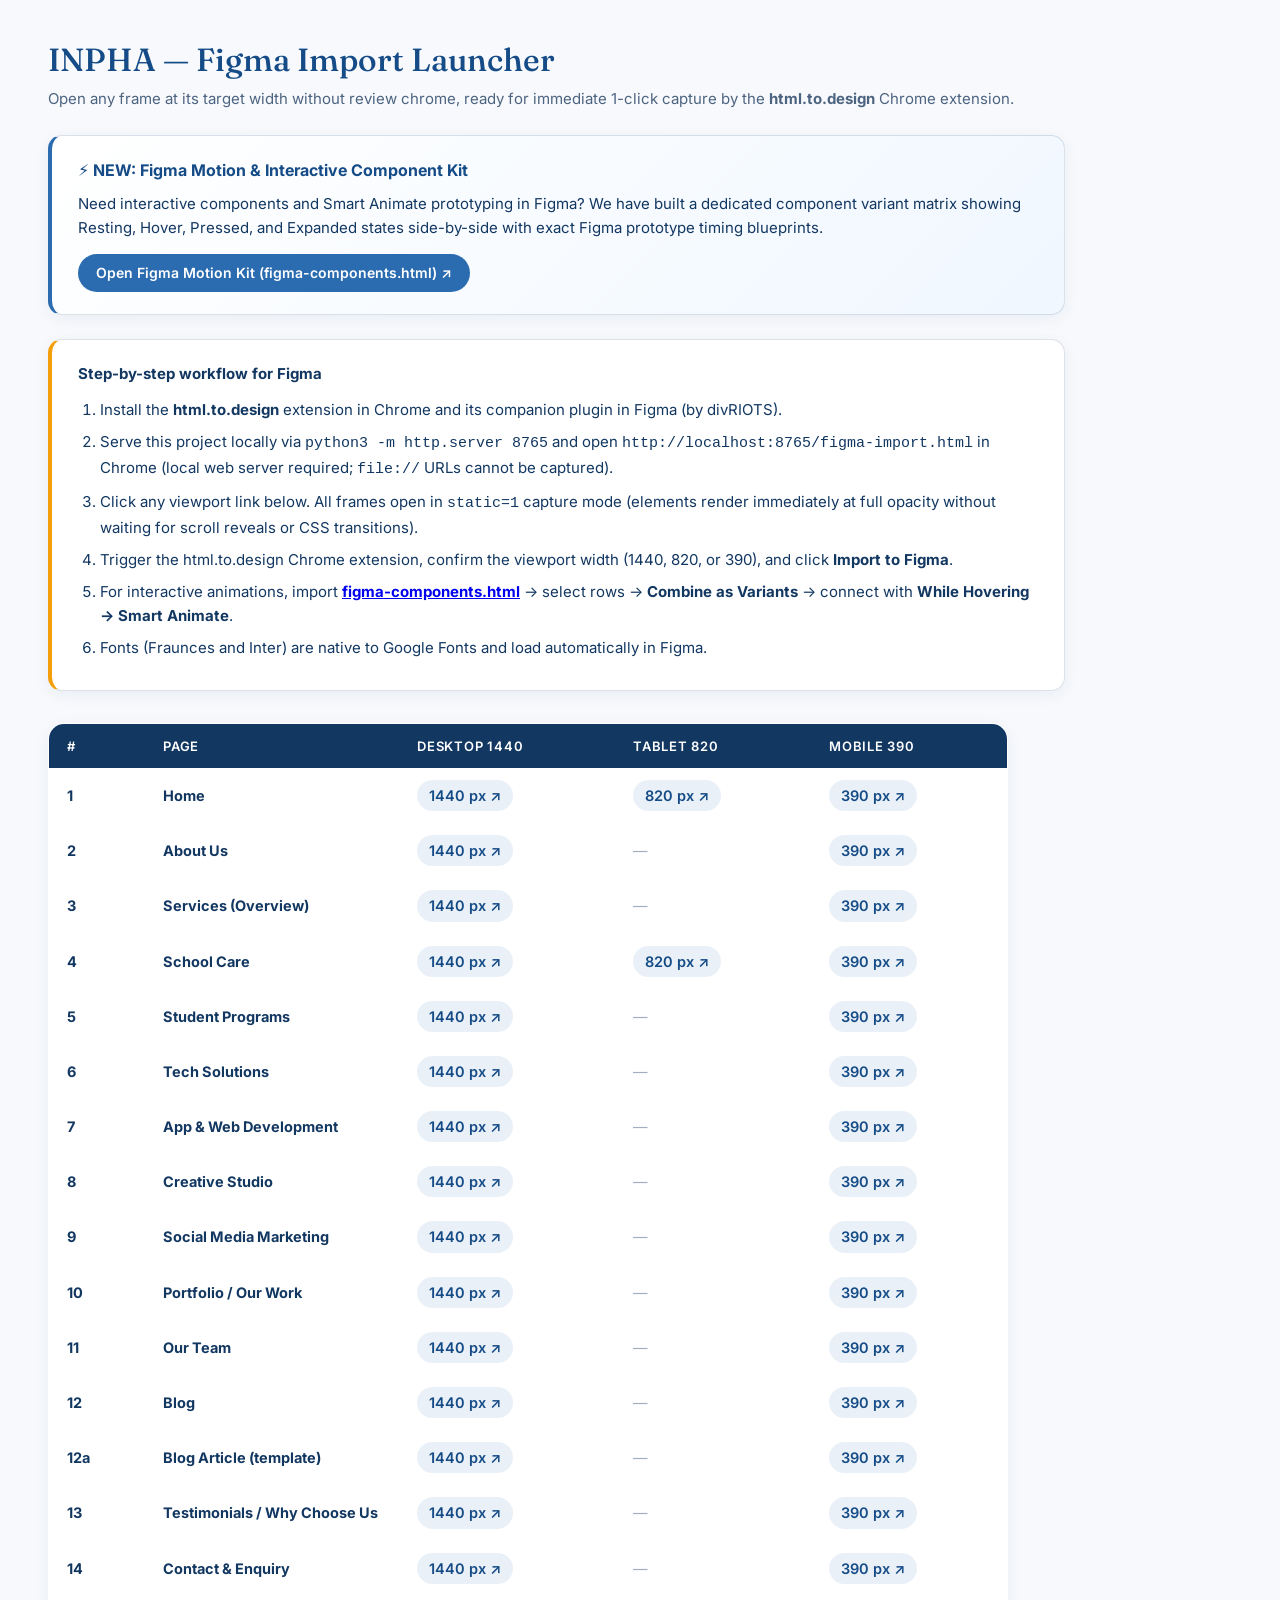
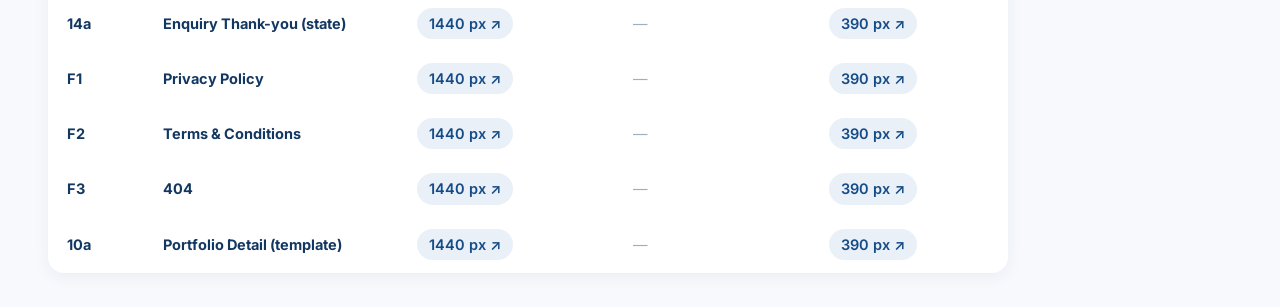
<file: figma-import.html>
<!doctype html>
<html lang="en">
<head>
<meta charset="utf-8">
<title>INPHA — Figma Import Launcher</title>
<link href="https://fonts.googleapis.com/css2?family=Fraunces:opsz,wght@9..144,500;9..144,600;9..144,700&family=Inter:wght@400;500;600;700&display=swap" rel="stylesheet">
<style>
:root{
  --blue:#2B6CB0;
  --blue-d:#154B86;
  --paper:#F7F9FC;
  --ink:#123761;
  --mute:#4D6480;
  --orange:#F59E0B;
}
body{
  font:15px/1.6 Inter,system-ui,sans-serif;
  margin:0;
  background:var(--paper);
  color:var(--ink);
  padding:40px 48px;
  -webkit-font-smoothing:antialiased;
}
h1{
  font:500 32px Fraunces,serif;
  margin:0 0 8px;
  color:var(--blue-d);
}
.lead{
  color:var(--mute);
  margin:0 0 24px;
}
.box{
  background:#fff;
  border:1px solid rgba(18,55,97,.14);
  border-left:4px solid var(--orange);
  border-radius:14px;
  padding:22px 26px;
  max-width:960px;
  box-shadow:0 4px 16px rgba(18,55,97,.06);
  margin-bottom:32px;
}
.box b{color:var(--ink)}
.box ol{margin:12px 0 0;padding-left:22px}
.box li{margin-bottom:8px}
table{
  border-collapse:collapse;
  width:100%;
  max-width:960px;
  background:#fff;
  border-radius:16px;
  overflow:hidden;
  box-shadow:0 4px 16px rgba(18,55,97,.06);
  border:1px solid rgba(18,55,97,.12);
}
th{
  background:var(--ink);
  color:#fff;
  font:600 13px Inter;
  letter-spacing:.06em;
  text-transform:uppercase;
  padding:14px 18px;
  text-align:left;
}
td{
  border-bottom:1px solid rgba(18,55,97,.08);
  padding:12px 18px;
  font-size:14.5px;
}
tr:last-child td{border-bottom:0}
tr:hover td{background:#F1F6FC}
a.link{
  display:inline-block;
  padding:4px 12px;
  border-radius:999px;
  background:rgba(43,108,176,.1);
  color:var(--blue-d);
  font-weight:600;
  text-decoration:none;
  transition:background .15s,color .15s;
}
a.link:hover{
  background:var(--blue);
  color:#fff;
}
</style>
</head>
<body>

<h1>INPHA — Figma Import Launcher</h1>
<p class="lead">Open any frame at its target width without review chrome, ready for immediate 1-click capture by the <b>html.to.design</b> Chrome extension.</p>

<div class="box" style="border-left-color:var(--blue);background:linear-gradient(135deg,#fff,#F0F7FF);margin-bottom:24px;">
  <b style="font-size:16px;color:var(--blue-d);">⚡ NEW: Figma Motion &amp; Interactive Component Kit</b>
  <p style="margin:8px 0 14px;color:var(--ink);">
    Need interactive components and Smart Animate prototyping in Figma? We have built a dedicated component variant matrix showing Resting, Hover, Pressed, and Expanded states side-by-side with exact Figma prototype timing blueprints.
  </p>
  <a class="link" href="figma-components.html" style="background:var(--blue);color:#fff;padding:8px 18px;font-size:14px;">Open Figma Motion Kit (figma-components.html) ↗</a>
</div>

<div class="box">
  <b>Step-by-step workflow for Figma</b>
  <ol>
    <li>Install the <b>html.to.design</b> extension in Chrome and its companion plugin in Figma (by divRIOTS).</li>
    <li>Serve this project locally via <code>python3 -m http.server 8765</code> and open <code>http://localhost:8765/figma-import.html</code> in Chrome (local web server required; <code>file://</code> URLs cannot be captured).</li>
    <li>Click any viewport link below. All frames open in <code>static=1</code> capture mode (elements render immediately at full opacity without waiting for scroll reveals or CSS transitions).</li>
    <li>Trigger the html.to.design Chrome extension, confirm the viewport width (1440, 820, or 390), and click <b>Import to Figma</b>.</li>
    <li>For interactive animations, import <b><a href="figma-components.html" target="_blank">figma-components.html</a></b> &rarr; select rows &rarr; <b>Combine as Variants</b> &rarr; connect with <b>While Hovering &rarr; Smart Animate</b>.</li>
    <li>Fonts (Fraunces and Inter) are native to Google Fonts and load automatically in Figma.</li>
  </ol>
</div>

<table id="t">
  <tr>
    <th style="width:60px">#</th>
    <th>Page</th>
    <th style="width:180px">Desktop 1440</th>
    <th style="width:160px">Tablet 820</th>
    <th style="width:160px">Mobile 390</th>
  </tr>
</table>

<script src="data.js"></script>
<script>
const t = document.getElementById('t');
PAGES.forEach(p => {
  const L = w => `<a class="link" target="_blank" href="index.html?p=${p.id}&w=${w}&static=1">${w} px ↗</a>`;
  t.insertAdjacentHTML('beforeend', `
    <tr>
      <td><b>${p.n}</b></td>
      <td><b>${p.title}</b></td>
      <td>${L(1440)}</td>
      <td>${(p.id==='home'||p.id==='school') ? L(820) : '<span style="color:#A0AEC0">—</span>'}</td>
      <td>${L(390)}</td>
    </tr>`);
});
</script>
</body>
</html>
</file>
<file: inpha.css>
/* INPHA — Design tokens + components. v3.1 "Enhanced UI + Motion".
   One system, container-query responsive (mobile-first frames at 390 / 820 / 1440).
   Motion layer: all "hidden before reveal" states are gated behind html.mo, which hifi.js only adds
   when motion is allowed. Without JS, with ?static=1, or with prefers-reduced-motion every frame renders
   fully visible — safe for screenshots, PDF export and html.to.design (Figma) captures. */
:root{
  /* brand (approved) */
  --blue:#2B6CB0; --blue-d:#154B86; --green:#22C55E; --orange:#F59E0B; --paper:#F7F9FC; --ink:#123761;
  /* derived shades */
  --blue-l:#5B93D1; --green-2:#16A34A; --green-d:#15803D; --orange-d:#D97706; --orange-t:#B45309; --orange-l:#FEF3C7;
  --paper-2:#EEF3F9; --mute:#4D6480; --sky:#DCEEFF; --graph:#0F2743; --graph-2:#1B3B63; --err:#B3261E; --ok:#15803D;
  --line:rgba(18,55,97,.12); --line-2:rgba(18,55,97,.22);
  /* shape */
  --r-xs:8px; --r-sm:12px; --r:16px; --r-lg:24px; --r-xl:32px; --pill:999px;
  /* elevation */
  --sh-1:0 1px 2px rgba(15,39,67,.05),0 2px 10px -2px rgba(15,39,67,.06);
  --sh-2:0 2px 4px rgba(15,39,67,.04),0 14px 34px -10px rgba(15,39,67,.16);
  --sh-3:0 4px 10px rgba(15,39,67,.05),0 30px 64px -18px rgba(15,39,67,.30);
  /* motion */
  --ease:cubic-bezier(.22,1,.36,1); --ease-io:cubic-bezier(.65,0,.35,1);
  --t-hover:200ms; --t-comp:350ms; --t-reveal:650ms;
  /* spacing */
  --sp-1:4px;--sp-2:8px;--sp-3:12px;--sp-4:16px;--sp-5:24px;--sp-6:32px;--sp-7:48px;--sp-8:64px;--sp-9:96px;
  --serif:Fraunces,"Noto Serif Devanagari",Georgia,serif; --sans:Inter,"Noto Sans Devanagari",system-ui,sans-serif;
  --img-ic:url("data:image/svg+xml;utf8,<svg xmlns='http://www.w3.org/2000/svg' viewBox='0 0 24 24' fill='none' stroke='%23123761' stroke-width='1.3' stroke-linecap='round' stroke-linejoin='round'><rect x='3' y='4' width='18' height='16' rx='3'/><circle cx='9' cy='10' r='2'/><path d='m21 16-5-5-9 9'/></svg>");
  --vid-ic:url("data:image/svg+xml;utf8,<svg xmlns='http://www.w3.org/2000/svg' viewBox='0 0 24 24' fill='none' stroke='%23123761' stroke-width='1.3' stroke-linejoin='round'><circle cx='12' cy='12' r='9.5'/><path d='M10 8.5v7l6-3.5-6-3.5Z'/></svg>");
}
*{box-sizing:border-box}
.frame{container-type:inline-size;position:relative;overflow:hidden;overflow:clip;background:var(--paper);color:var(--ink);font:16px/1.65 var(--sans);-webkit-font-smoothing:antialiased;
  --accent:var(--blue);--band:linear-gradient(140deg,#1D5A9A 0%,var(--blue-d) 45%,var(--graph) 100%);--glow:rgba(34,197,94,.22);--glow-2:rgba(91,147,209,.45)}
.frame.th-student{--accent:var(--blue-d);--band:linear-gradient(140deg,var(--blue-d),#123761);--glow:rgba(245,158,11,.30)}
.frame.th-tech{--accent:var(--blue-d);--band:linear-gradient(150deg,var(--graph-2),var(--graph));--glow:rgba(43,108,176,.40);background-color:#F3F7FC}
.frame ::selection{background:rgba(245,158,11,.35)}
.frame a{color:inherit;text-decoration:none}
.frame h1,.frame h2,.frame h3,.frame h4{font-family:var(--serif);font-weight:500;line-height:1.08;letter-spacing:-.022em;margin:0;text-wrap:balance}
.frame h1{font-size:clamp(40px,5cqi,74px);line-height:1.03;letter-spacing:-.03em}
.frame h2{font-size:clamp(30px,3.5cqi,52px)}
.frame h3{font-size:clamp(20px,1.75cqi,25px);font-weight:600;line-height:1.2;letter-spacing:-.012em}
.frame p{margin:0 0 12px}
.lead{font-size:clamp(17px,1.35cqi,20px);line-height:1.6;color:var(--mute);max-width:56ch}
.in{max-width:1312px;margin:0 auto;position:relative}
.s{padding:112px 64px;position:relative}
.s.alt{background:linear-gradient(180deg,#EBF2FA 0%,#F3F7FC 100%)}
/* dark sections become inset, rounded "stages" with soft brand glows + a faint grid */
.s.dark{background:var(--band);color:#fff;margin:0 16px;border-radius:var(--r-xl);overflow:hidden;isolation:isolate}
.s.dark:before{content:"";position:absolute;inset:0;z-index:-1;pointer-events:none;background:radial-gradient(720px 460px at 88% -10%,var(--glow-2),transparent 62%),radial-gradient(620px 420px at -6% 110%,var(--glow),transparent 60%)}
.s.dark:after{content:"";position:absolute;inset:0;z-index:-1;pointer-events:none;background-image:linear-gradient(rgba(255,255,255,.045) 1px,transparent 1px),linear-gradient(90deg,rgba(255,255,255,.045) 1px,transparent 1px);background-size:56px 56px;-webkit-mask-image:radial-gradient(ellipse 70% 60% at 70% 30%,#000,transparent 75%);mask-image:radial-gradient(ellipse 70% 60% at 70% 30%,#000,transparent 75%)}
.s.dark.ink{background:linear-gradient(160deg,#16416F 0%,var(--ink) 40%,var(--graph) 100%)}
.s.dark .lead{color:rgba(226,236,248,.86)}
.sh{display:flex;justify-content:space-between;align-items:flex-end;gap:32px;margin-bottom:52px}
.sh h2{max-width:22ch}
.sh p{margin:12px 0 0;color:var(--mute);max-width:52ch;font-size:17px}.s.dark .sh p{color:rgba(226,236,248,.8)}
/* eyebrow / index tag */
.tag{display:inline-flex;gap:10px;align-items:center;font:600 12px/1 var(--sans);letter-spacing:.14em;text-transform:uppercase;color:var(--accent);margin:0 0 22px;padding:5px 14px 5px 5px;border-radius:var(--pill);background:rgba(43,108,176,.07);border:1px solid rgba(43,108,176,.14)}
.tag:not(:has(b)){padding:7px 14px}
.tag b{background:var(--orange);color:var(--ink);padding:5px 9px;border-radius:var(--pill);letter-spacing:.04em;font-weight:700}
.frame .dark .tag,.door .tag{color:#fff;background:rgba(255,255,255,.09);border-color:rgba(255,255,255,.18)}
/* live pulse radar dot */
.pulse-dot{position:relative;display:inline-block;width:8px;height:8px;border-radius:50%;background:var(--green);flex:none;margin-right:2px}
.pulse-dot:before{content:"";position:absolute;inset:-3px;border-radius:50%;background:rgba(34,197,94,.5);animation:radarPulse 2.2s cubic-bezier(.22,1,.36,1) infinite}
.pulse-dot.o{background:var(--orange)}
.pulse-dot.o:before{background:rgba(245,158,11,.5)}
.pulse-dot.b{background:var(--blue-l)}
.pulse-dot.b:before{background:rgba(91,147,209,.5)}
@keyframes radarPulse{0%{transform:scale(.7);opacity:.95}70%{transform:scale(2.3);opacity:0}100%{transform:scale(2.5);opacity:0}}
/* buttons */
.btn{position:relative;overflow:hidden;display:inline-flex;align-items:center;justify-content:center;gap:10px;min-height:50px;padding:13px 26px;border-radius:var(--pill);border:1.5px solid transparent;font:600 15px/1.2 var(--sans);letter-spacing:-.005em;text-align:center;cursor:pointer;transition:transform var(--t-hover) var(--ease),box-shadow var(--t-hover) var(--ease),background-color var(--t-hover) var(--ease),color var(--t-hover) var(--ease),border-color var(--t-hover) var(--ease)}
.btn:hover{transform:translateY(-2px)}
.btn:active{transform:translateY(0) scale(.98)}
.btn.p{background:var(--orange) linear-gradient(180deg,#FBB12E,#F59E0B);color:var(--ink);box-shadow:inset 0 1px 0 rgba(255,255,255,.45),0 10px 22px -10px rgba(217,119,6,.75)}
.btn.p:before{content:"";position:absolute;top:-50%;left:-75%;width:50%;height:200%;background:linear-gradient(90deg,transparent,rgba(255,255,255,.38),transparent);transform:rotate(25deg);pointer-events:none;transition:none}
.btn.p:hover:before{left:135%;transition:left 750ms ease-in-out}
.btn.p:hover{background:#FBB12E linear-gradient(180deg,#FCBE4C,#F7A417);box-shadow:inset 0 1px 0 rgba(255,255,255,.5),0 16px 30px -12px rgba(217,119,6,.85)}
.btn.s2{background:var(--blue);color:#fff;box-shadow:0 10px 22px -10px rgba(43,108,176,.8)}
.btn.s2:hover{background:var(--blue-d);box-shadow:0 16px 30px -12px rgba(21,75,134,.85)}
.btn.g{background:rgba(255,255,255,.6);border-color:var(--line-2);color:var(--ink)}
.btn.g:hover{background:var(--ink);border-color:var(--ink);color:#fff}
.frame .dark .btn.g{background:rgba(255,255,255,.04);border-color:rgba(255,255,255,.35);color:#fff}
.frame .dark .btn.g:hover{background:#fff;color:var(--ink);border-color:#fff}
.btn:focus-visible,.chip:focus-visible,.frame a:focus-visible,.frame button:focus-visible{outline:3px solid var(--orange);outline-offset:3px}
.btn.sm{min-height:44px;padding:9px 20px;font-size:14px}
.btn.arrow:after{content:"→";display:inline-block;transition:transform var(--t-hover) var(--ease)}
.btn.arrow:hover:after{transform:translateX(4px)}
.row{display:flex;flex-wrap:wrap;gap:12px;margin-top:32px}
.chip{display:inline-flex;align-items:center;min-height:36px;padding:6px 16px;border:1px solid var(--line-2);border-radius:var(--pill);font:600 13px var(--sans);background:rgba(255,255,255,.7);cursor:pointer;transition:background-color var(--t-hover) var(--ease),color var(--t-hover) var(--ease),border-color var(--t-hover) var(--ease),transform var(--t-hover) var(--ease)}
.chip:hover{border-color:var(--ink);transform:translateY(-1px)}
.chip.on{background:var(--ink);border-color:var(--ink);color:#fff}
.frame .dark .chip,.door .chip{border-color:rgba(255,255,255,.3);background:rgba(255,255,255,.08);color:#fff}
/* icon tile */
.ic{display:inline-grid;place-items:center;flex:none;width:44px;height:44px;border-radius:14px;background:linear-gradient(135deg,var(--blue),var(--blue-d));color:#fff;box-shadow:0 8px 18px -8px rgba(21,75,134,.7)}
.ic svg{width:21px;height:21px}
.ic.g{background:linear-gradient(135deg,#34D399,var(--green-d));box-shadow:0 8px 18px -8px rgba(21,128,61,.7)}
.ic.o{background:linear-gradient(135deg,#FCD34D,var(--orange));color:var(--ink);box-shadow:0 8px 18px -8px rgba(217,119,6,.7)}
.ic.n{background:linear-gradient(135deg,var(--graph-2),var(--graph))}
.ic.l{background:rgba(43,108,176,.1);color:var(--blue);box-shadow:none}
.dark .ic.l{background:rgba(255,255,255,.1);color:#fff}
/* header */
.hdr{position:relative;z-index:20;display:flex;align-items:center;gap:28px;margin:16px 24px 0;padding:10px 12px 10px 22px;border-radius:20px;background:rgba(255,255,255,.86);-webkit-backdrop-filter:blur(14px) saturate(1.4);backdrop-filter:blur(14px) saturate(1.4);border:1px solid rgba(255,255,255,.95);box-shadow:var(--sh-2)}
.logo{display:inline-flex;align-items:center;gap:12px;min-width:0}
.logo img{display:block;height:40px;width:auto}
.logo .lock{display:flex;flex-direction:column;gap:3px;min-width:0}
.logo .brand{font:800 24px/1 var(--sans);letter-spacing:.02em;color:var(--blue-d)}
.logo .motto{font:600 10.5px/1.25 var(--sans);letter-spacing:.2em;text-transform:uppercase;color:var(--mute);white-space:nowrap}
.ftr .logo .brand,.ftr .logo .motto{color:#fff}
.ftr .logo img{height:50px}
.nav{display:flex;gap:2px;flex:1;justify-content:center;font-weight:500;font-size:15px}
.nav>a,.nav .mm>a{position:relative;display:inline-flex;align-items:center;gap:6px;padding:9px 14px;border-radius:var(--pill);transition:background-color var(--t-hover) var(--ease),color var(--t-hover) var(--ease)}
.nav>a:after,.nav .mm>a:after{content:"";position:absolute;left:14px;right:14px;bottom:4px;height:2px;border-radius:2px;background:var(--green);transform:scaleX(0);transform-origin:left;transition:transform var(--t-comp) var(--ease)}
.nav>a:hover,.nav .mm>a:hover{background:rgba(18,55,97,.05)}
.nav>a:hover:after,.nav .mm>a:hover:after,.nav a.on:after{transform:scaleX(1)}
.nav a.on{color:var(--blue-d);font-weight:600}
.nav .chev{width:8px;height:8px;border-right:1.6px solid currentColor;border-bottom:1.6px solid currentColor;transform:translateY(-2px) rotate(45deg);transition:transform var(--t-comp) var(--ease)}
.mm{position:relative}
.mm:before{content:"";position:absolute;left:0;right:0;top:100%;height:22px}
.mm:hover .chev,.mm:focus-within .chev{transform:translateY(1px) rotate(225deg)}
.mega-p{position:absolute;top:calc(100% + 20px);left:-24px;width:620px;display:grid;grid-template-columns:1fr 1.15fr;gap:8px;padding:8px;border-radius:22px;background:#fff;border:1px solid var(--line);box-shadow:var(--sh-3);opacity:0;visibility:hidden;transform:translateY(10px) scale(.985);transform-origin:20% 0;transition:opacity 250ms var(--ease),transform 350ms var(--ease),visibility 0s linear 350ms;z-index:30}
.mm:hover .mega-p,.mm:focus-within .mega-p{opacity:1;visibility:visible;transform:none;transition-delay:0s}
.mega-p .col{padding:18px 14px;border-radius:16px;background:var(--paper)}
.mega-p .col.t{background:linear-gradient(160deg,var(--graph-2),var(--graph));color:#fff}
.mega-p b{display:block;font:700 11px var(--sans);letter-spacing:.14em;text-transform:uppercase;color:var(--orange-t);margin:0 0 8px 10px}
.mega-p .col.t b{color:#FCD34D}
.mega-p a{display:flex;flex-direction:column;padding:10px;border-radius:12px;font:600 15px/1.3 var(--sans);transition:background-color var(--t-hover) var(--ease),transform var(--t-hover) var(--ease)}
.mega-p a small{font:400 13px/1.4 var(--sans);color:var(--mute);margin-top:2px}
.mega-p .col.t a small{color:rgba(226,236,248,.7)}
.mega-p a:hover{background:#fff;transform:translateX(3px)}
.mega-p .col.t a:hover{background:rgba(255,255,255,.08)}
.mega-p a.sub{padding-left:24px;font-size:14px}
.hr{display:flex;gap:12px;align-items:center}
.lang{display:inline-flex;align-items:center;font:600 13px var(--sans);border:1px solid var(--line-2);padding:8px 12px;border-radius:var(--pill);background:#fff}
.lang em{opacity:.35;font-style:normal;margin:0 6px}
.burger{display:none;position:relative;width:44px;height:44px;border:1px solid var(--line-2);background:#fff;border-radius:14px;cursor:pointer;color:var(--ink)}
.burger span,.burger:before,.burger:after{content:"";position:absolute;left:12px;right:12px;height:2px;border-radius:2px;background:currentColor;transition:transform var(--t-comp) var(--ease),opacity var(--t-hover)}
.burger span{top:21px}.burger:before{top:15px}.burger:after{top:27px;right:18px}
.burger:hover:after{right:12px}
/* mobile menu (concept demo, opens inside the frame) */
.mscrim,.mnav{display:none}
.mscrim{position:absolute;inset:0;z-index:28;background:rgba(15,39,67,.38);-webkit-backdrop-filter:blur(3px);backdrop-filter:blur(3px);opacity:0;visibility:hidden;transition:opacity var(--t-comp) var(--ease),visibility 0s linear var(--t-comp)}
.mnav{position:absolute;top:0;right:0;z-index:29;width:min(420px,100%);height:900px;flex-direction:column;gap:14px;padding:16px 20px 24px;background:#fff;border-radius:0 0 0 28px;box-shadow:var(--sh-3);transform:translateX(104%);visibility:hidden;transition:transform 450ms var(--ease),visibility 0s linear 450ms;overflow:auto}
.menu-open .mscrim{opacity:1;visibility:visible;transition-delay:0s}
.menu-open .mnav{transform:none;visibility:visible;transition-delay:0s}
.mnav-h{display:flex;align-items:center;justify-content:space-between;padding-bottom:12px;border-bottom:1px solid var(--line)}
.mnav-h .logo img{height:34px}.mnav-h .brand{font-size:20px}
.mnav-x{width:44px;height:44px;border-radius:14px;border:1px solid var(--line-2);background:#fff;font:400 26px/1 var(--sans);color:var(--ink);cursor:pointer;transition:transform var(--t-comp) var(--ease)}
.mnav-x:hover{transform:rotate(90deg)}
.mnav-k{font:700 11px var(--sans);letter-spacing:.14em;text-transform:uppercase;color:var(--mute);margin:6px 0 -4px!important}
.mnav-who{display:grid;grid-template-columns:repeat(3,1fr);gap:8px}
.mnav-who a{display:flex;flex-direction:column;align-items:center;gap:6px;padding:12px 6px;border-radius:16px;background:var(--paper);border:1px solid var(--line);font:600 13px var(--sans)}
.mnav-who .ic{width:36px;height:36px;border-radius:11px}.mnav-who .ic svg{width:18px;height:18px}
.mnav-g{border:1px solid var(--line);border-radius:18px;padding:4px 14px;background:#fff}
.mnav-g summary{list-style:none;display:flex;justify-content:space-between;align-items:center;min-height:48px;font:600 16px var(--serif);cursor:pointer}
.mnav-g summary::-webkit-details-marker{display:none}
.mnav-g summary:after{content:"";width:8px;height:8px;border-right:1.6px solid currentColor;border-bottom:1.6px solid currentColor;transform:rotate(45deg);transition:transform var(--t-comp) var(--ease)}
.mnav-g[open] summary:after{transform:rotate(225deg)}
.mnav-g a{display:block;padding:10px 0;border-top:1px solid var(--line);font:500 15px var(--sans)}
.mnav-l{display:flex;flex-direction:column}
.mnav-l a{display:flex;justify-content:space-between;padding:13px 4px;border-bottom:1px solid var(--line);font:600 16px var(--sans)}
.mnav-l a:after{content:"→";color:var(--mute)}
.mnav-f{display:grid;grid-template-columns:1fr 1fr 1.2fr;gap:8px;margin-top:auto}
.mnav-f a{display:grid;place-items:center;min-height:48px;border-radius:14px;border:1px solid var(--line-2);font:600 14px var(--sans)}
.mnav-f .btn{min-height:48px;padding:8px}
/* footer */
.ftr{position:relative;isolation:isolate;overflow:hidden;margin-top:16px;border-radius:var(--r-xl) var(--r-xl) 0 0;background:radial-gradient(800px 420px at 92% 0%,rgba(43,108,176,.38),transparent 60%),radial-gradient(620px 320px at 0% 100%,rgba(34,197,94,.13),transparent 60%),linear-gradient(180deg,#112C4D,#0B1E35);color:#eaf3ff;padding:84px 64px 40px}
.ftr:after{content:"INPHA";position:absolute;right:-12px;bottom:-70px;z-index:-1;font:800 300px/1 var(--sans);letter-spacing:-.05em;color:rgba(255,255,255,.028);pointer-events:none}
.ftr .in{display:grid;grid-template-columns:1.3fr .8fr 1.2fr 1.2fr;gap:44px}
.ftr h4{font:600 12px var(--sans);letter-spacing:.14em;text-transform:uppercase;color:#A5D6FF;margin-bottom:16px}
.ftr p,.ftr li{color:#d4e1f1;font-size:14.5px;margin:0 0 8px}
.ftr ul{list-style:none;padding:0;margin:0}
.ftr li{transition:color var(--t-hover) var(--ease),transform var(--t-hover) var(--ease);cursor:pointer;width:fit-content}
.ftr li:hover{color:#fff;transform:translateX(4px)}
.ftr .legal{grid-column:1/-1;border-top:1px solid rgba(255,255,255,.14);padding-top:22px;margin-top:20px;font-size:13px;color:#a9bdd2;display:flex;justify-content:space-between;flex-wrap:wrap;gap:8px}
.wa{position:absolute;right:28px;top:640px;z-index:9;display:inline-flex;align-items:center;gap:9px;background:linear-gradient(180deg,#1FA855,var(--green-d));color:#fff!important;padding:12px 20px 12px 14px;border-radius:var(--pill);font-weight:600;font-size:14px;box-shadow:0 0 0 4px rgba(255,255,255,.75),0 16px 30px -10px rgba(21,128,61,.75);transition:transform var(--t-hover) var(--ease),box-shadow var(--t-hover) var(--ease)}
.wa svg{width:20px;height:20px}
.wa:hover{transform:translateY(-3px);box-shadow:0 0 0 4px rgba(255,255,255,.85),0 22px 36px -12px rgba(21,128,61,.85)}
.bbar{display:none}
/* image placeholders — always labelled */
.img{margin:0;position:relative;isolation:isolate;overflow:hidden;border-radius:var(--r-lg);background:#DFE9F5;display:flex;align-items:flex-end;min-height:120px;box-shadow:var(--sh-1)}
.img .ph{position:absolute;inset:0;z-index:-1;background:radial-gradient(110% 80% at 18% 8%,rgba(255,255,255,.95),transparent 52%),radial-gradient(90% 80% at 96% 100%,rgba(43,108,176,.30),transparent 62%),radial-gradient(70% 60% at 0% 100%,rgba(34,197,94,.16),transparent 62%),linear-gradient(135deg,#E6EEF8,#CCDDF1);transition:transform 700ms var(--ease)}
.img .ph:after{content:"";position:absolute;left:50%;top:46%;width:52px;height:52px;transform:translate(-50%,-50%);background:var(--img-ic) center/contain no-repeat;opacity:.38}
.img.vid .ph:after{background-image:var(--vid-ic);width:64px;height:64px;opacity:.5}
.img figcaption{display:flex;align-items:center;gap:8px;margin:14px;max-width:calc(100% - 28px);padding:7px 12px;border-radius:var(--pill);font:600 10.5px/1.35 var(--sans);letter-spacing:.06em;text-transform:uppercase;color:var(--mute);background:rgba(255,255,255,.88);-webkit-backdrop-filter:blur(6px);backdrop-filter:blur(6px);border:1px solid rgba(18,55,97,.08)}
.img figcaption:before{content:"";flex:none;width:6px;height:6px;border-radius:50%;background:var(--orange);box-shadow:0 0 0 3px rgba(245,158,11,.22)}
.dark .img{background:rgba(255,255,255,.06);box-shadow:none;border:1px solid rgba(255,255,255,.14)}
.dark .img .ph{background:radial-gradient(100% 80% at 15% 0%,rgba(255,255,255,.16),transparent 55%),radial-gradient(80% 70% at 100% 100%,rgba(34,197,94,.14),transparent 60%),linear-gradient(135deg,rgba(255,255,255,.10),rgba(255,255,255,.03))}
.dark .img .ph:after{filter:invert(1);opacity:.4}
.dark .img figcaption{background:rgba(15,39,67,.6);color:#DCE7F5;border-color:rgba(255,255,255,.12)}
a:hover .img .ph,.gal .img:hover .ph,.media:hover .img .ph{transform:scale(1.06)}
.pl{color:var(--orange-t);border-bottom:1.5px dashed currentColor}
.dark .pl,.door .pl{color:#FCD34D}
.route{display:block;width:100%;height:40px;margin:8px 0 0}
.route path{fill:none;stroke:url(#rg);stroke:var(--orange);stroke-width:3;stroke-dasharray:2 10;stroke-linecap:round}
/* layout helpers */
.cols{display:grid;gap:28px 24px}.c2{grid-template-columns:repeat(2,1fr)}.c3{grid-template-columns:repeat(3,1fr)}.c4{grid-template-columns:repeat(4,1fr)}.c6{grid-template-columns:repeat(6,1fr)}
.two{display:grid;grid-template-columns:1.1fr .9fr;gap:80px;align-items:center}.two.rev>:first-child{order:2}
.s:not(.dark) .two>.img,.s:not(.dark) .media>.img{box-shadow:var(--sh-2)}
.media{position:relative}
.m-badge{position:absolute;left:-14px;top:28px;z-index:2;display:inline-flex;align-items:center;gap:10px;padding:10px 16px 10px 10px;border-radius:16px;background:#fff;box-shadow:var(--sh-3);font:600 14px var(--sans);color:var(--ink)}
.m-badge .ic{width:34px;height:34px;border-radius:10px}.m-badge .ic svg{width:17px;height:17px}
.media.r .m-badge{left:auto;right:-14px}
/* text card ("ruled column" evolved into a soft card with an accent rule) */
.ruled{position:relative;display:block;background:#fff;border:1px solid var(--line);border-radius:var(--r-lg);padding:28px 26px 26px;box-shadow:var(--sh-1);transition:transform var(--t-comp) var(--ease),box-shadow var(--t-comp) var(--ease),border-color var(--t-comp) var(--ease)}
.ruled:before{content:"";display:block;width:36px;height:4px;border-radius:4px;background:linear-gradient(90deg,var(--orange),var(--green));margin-bottom:22px;transition:width var(--t-comp) var(--ease)}
.ruled.has-ic:before{display:none}
.ruled>.ic{margin-bottom:20px}
.ruled:hover{transform:translateY(-5px);box-shadow:var(--sh-2),0 0 0 1px rgba(43,108,176,.18);border-color:rgba(43,108,176,.32)}
.ruled:hover:before{width:64px}
.ruled h3{margin-bottom:8px}.ruled p{color:var(--mute);margin:0}
.dark .ruled{background:rgba(255,255,255,.06);border-color:rgba(255,255,255,.13);box-shadow:none}
.dark .ruled:hover{background:rgba(255,255,255,.09);border-color:rgba(255,255,255,.26);transform:translateY(-5px)}
.dark .ruled p{color:rgba(226,236,248,.8)}
.go{display:inline-flex;align-items:center;gap:8px;margin-top:16px;font:700 14px var(--sans);color:var(--orange-t)}
.dark .go{color:#FCD34D}
.go i{font-style:normal;display:inline-grid;place-items:center;width:30px;height:30px;border-radius:50%;background:rgba(245,158,11,.16);transition:transform var(--t-hover) var(--ease),background-color var(--t-hover)}
a:hover .go i{transform:translateX(5px);background:var(--orange);color:var(--ink)}
.idxlist{list-style:none;margin:0;padding:0;display:grid;grid-template-columns:repeat(var(--c,2),1fr);gap:0 56px;counter-reset:n}
.idxlist li{counter-increment:n;display:flex;gap:16px;align-items:center;padding:15px 4px;border-top:1px solid var(--line);font:500 19px/1.3 var(--serif);transition:padding var(--t-comp) var(--ease),color var(--t-hover) var(--ease)}
.idxlist li:hover{padding-left:12px;color:var(--blue)}
.idxlist li:before{content:counter(n,decimal-leading-zero);flex:none;font:700 11.5px/1 var(--sans);color:var(--orange-t);min-width:34px;padding:6px 0;text-align:center;border-radius:var(--pill);background:var(--orange-l);transition:background-color var(--t-hover),color var(--t-hover)}
.idxlist li:hover:before{background:var(--orange);color:var(--ink)}
.dark .idxlist li{border-color:rgba(255,255,255,.14)}.dark .idxlist li:hover{color:#fff}
.dark .idxlist li:before{color:#FCD34D;background:rgba(245,158,11,.16)}
.quote{position:relative;background:#fff;border:1px solid var(--line);border-radius:var(--r-lg);padding:60px 28px 28px;box-shadow:var(--sh-1);transition:transform var(--t-comp) var(--ease),box-shadow var(--t-comp) var(--ease),border-color var(--t-comp) var(--ease)}
.quote:before{content:"\201C";position:absolute;top:10px;left:24px;font:600 76px/1 var(--serif);color:var(--orange)}
.quote:hover{transform:translateY(-5px);box-shadow:var(--sh-2),0 0 0 1px rgba(245,158,11,.18);border-color:rgba(245,158,11,.32)}
.quote blockquote{margin:0 0 14px;font:500 20px/1.45 var(--serif)}
.quote p{font-size:14px}
.stat b{display:block;font:500 clamp(44px,4.6cqi,68px)/1 var(--serif);letter-spacing:-.03em;color:var(--blue-d)}
.stat span{display:block;margin-top:10px;max-width:26ch;font-size:14.5px}
.dark .stat b{color:#fff}
.stats-band{margin-top:28px;padding:36px 40px;border-radius:var(--r-lg);border:1.5px dashed rgba(180,83,9,.45);background:linear-gradient(135deg,rgba(255,255,255,.9),rgba(254,243,199,.35))}
.stats-band .stat+.stat{border-left:1px solid var(--line);padding-left:32px}
.steps{list-style:none;margin:0;padding:0;display:grid;grid-template-columns:repeat(var(--n,4),1fr);gap:28px;position:relative}
.steps li{position:relative;padding-top:68px;font:600 19px/1.3 var(--serif)}
.steps li i{position:absolute;top:0;left:0;z-index:1;width:46px;height:46px;border-radius:15px;background:linear-gradient(135deg,#FCD34D,var(--orange));color:var(--ink);font:700 16px/46px var(--sans);text-align:center;font-style:normal;box-shadow:0 10px 20px -8px rgba(217,119,6,.7);transition:transform var(--t-comp) var(--ease)}
.steps li:hover i{transform:translateY(-3px) rotate(-4deg)}
.steps:before{content:"";position:absolute;top:22px;left:23px;right:23px;height:2px;border-radius:2px;background:linear-gradient(90deg,var(--orange),var(--green) 55%,var(--blue-l));transform-origin:left center;transition:transform 1100ms var(--ease) 150ms}
.steps li span{display:block;font:400 15px/1.5 var(--sans);color:var(--mute);margin-top:6px}
.strip{display:flex;gap:10px 14px;flex-wrap:wrap;justify-content:center;margin:16px 16px 0;padding:16px 32px;border-radius:var(--r-lg);background:linear-gradient(90deg,var(--ink),var(--blue-d));color:#fff;font:600 14px var(--sans);letter-spacing:.01em}
.strip>span{display:inline-flex;align-items:center;gap:10px;padding:7px 16px 7px 7px;border-radius:var(--pill);background:rgba(255,255,255,.08);border:1px solid rgba(255,255,255,.12)}
.strip>span:before{content:"✓";display:grid;place-items:center;flex:none;width:22px;height:22px;border-radius:50%;background:var(--green);color:var(--ink);font-size:12px;font-weight:800}
.strip.safe{background:linear-gradient(90deg,#DCFCE7,#DCEEFF 60%,#FEF3C7);color:var(--ink)}
.strip.safe>span{background:rgba(255,255,255,.8);border-color:rgba(18,55,97,.08)}
details.faq{border-top:1px solid var(--line-2)}
details.faq:last-of-type{border-bottom:1px solid var(--line-2)}
details.faq summary{cursor:pointer;font:500 20px/1.3 var(--serif);list-style:none;display:flex;justify-content:space-between;gap:16px;min-height:76px;align-items:center;padding:12px 0;transition:color var(--t-hover) var(--ease)}
details.faq summary:hover{color:var(--blue)}
details.faq summary::-webkit-details-marker{display:none}
details.faq summary:after{content:"+";flex:none;display:grid;place-items:center;width:40px;height:40px;border-radius:50%;background:rgba(245,158,11,.15);color:var(--orange-t);font:400 24px/1 var(--sans);transition:transform var(--t-comp) var(--ease),background-color var(--t-hover),color var(--t-hover)}
details.faq[open] summary:after{transform:rotate(45deg);background:var(--orange);color:var(--ink)}
details.faq.closing summary:after{transform:none;background:rgba(245,158,11,.15);color:var(--orange-t)}
details.faq>p{overflow:hidden;margin:0!important;padding:0 64px 20px 0}
.tabs .tabrow{display:flex;gap:4px;border-bottom:1px solid var(--line-2);margin-bottom:44px;overflow-x:auto;scrollbar-width:none}
.tabs .tabrow::-webkit-scrollbar{display:none}
.tabs .tabrow button{position:relative;font:500 18px var(--serif);color:var(--mute);padding:14px 22px 18px;background:none;border:0;cursor:pointer;white-space:nowrap;min-height:48px;transition:color var(--t-hover) var(--ease)}
.tabs .tabrow button:after{content:"";position:absolute;left:14px;right:14px;bottom:-1px;height:3px;border-radius:3px 3px 0 0;background:linear-gradient(90deg,var(--orange),var(--green));transform:scaleX(0);transition:transform var(--t-comp) var(--ease)}
.tabs .tabrow button:hover{color:var(--ink)}
.tabs .tabrow button.on{color:var(--ink);font-weight:600}
.tabs .tabrow button.on:after{transform:scaleX(1)}
.tp[hidden]{display:none!important}
.gal{display:grid;grid-template-columns:2fr 1fr 1fr;grid-auto-rows:220px;gap:16px}
.gal .img:first-child{grid-row:span 2}
.gal .img{border-radius:20px;cursor:pointer}
/* forms */
.form{display:grid;grid-template-columns:1fr 1fr;gap:20px 24px;padding:36px;background:#fff;border:1px solid var(--line);border-radius:var(--r-xl);box-shadow:var(--sh-2);color:var(--ink)}
.form .full{grid-column:1/-1}
.field label{display:block;font:600 14px var(--sans);margin-bottom:8px;transition:color var(--t-hover) var(--ease)}
.field label em{color:var(--orange-t);font-style:normal}
.field:focus-within label{color:var(--blue)}
.input{width:100%;min-height:52px;padding:13px 16px;border:1.5px solid rgba(18,55,97,.18);border-radius:var(--r-sm);background:#fff;font:16px var(--sans);color:var(--ink);transition:border-color var(--t-hover) var(--ease),box-shadow var(--t-hover) var(--ease),background-color var(--t-hover)}
.input:hover{border-color:rgba(18,55,97,.36)}
.input:focus{outline:none;border-color:var(--blue);box-shadow:0 0 0 4px rgba(43,108,176,.2)}
.sys .input:focus,.input:focus-visible{outline:none}
textarea.input{min-height:130px;resize:vertical}
select.input{appearance:none;background:#fff url("data:image/svg+xml;utf8,<svg xmlns='http://www.w3.org/2000/svg' viewBox='0 0 24 24' fill='none' stroke='%23123761' stroke-width='2'><path d='m6 9 6 6 6-6'/></svg>") right 14px center/18px no-repeat;padding-right:44px}
.input.err{border-color:var(--err);border-width:2px;box-shadow:0 0 0 4px rgba(179,38,30,.1)}
.msg-err{display:flex;gap:6px;color:var(--err);font:600 13.5px/1.4 var(--sans);margin-top:8px}
.msg-err:before{content:"!";background:var(--err);color:#fff;width:18px;height:18px;border-radius:50%;text-align:center;font-size:12px;line-height:18px;flex:none}
.hint{font-size:13px;color:var(--mute);margin-top:4px}
.success{position:relative;border:1.5px solid rgba(21,128,61,.4);background:linear-gradient(135deg,#ECFDF3,#F0FDF4);padding:26px 26px 26px 76px;border-radius:var(--r-lg)}
.success:before{content:"✓";position:absolute;left:24px;top:24px;width:36px;height:36px;border-radius:50%;display:grid;place-items:center;background:var(--ok);color:#fff;font-weight:800}
.success h3{color:var(--ok)}
.card-case{position:relative;display:block;border:1px solid var(--line);border-radius:var(--r-lg);overflow:hidden;background:#fff;box-shadow:var(--sh-1);transition:transform var(--t-comp) var(--ease),box-shadow var(--t-comp) var(--ease)}
.card-case:hover{transform:translateY(-6px);box-shadow:var(--sh-3)}
.card-case .img{border-radius:0;box-shadow:none!important}
.card-case:hover .img .ph{transform:scale(1.06)}
.card-case .img:after{content:"View case  →";position:absolute;top:14px;right:14px;padding:8px 14px;border-radius:var(--pill);background:var(--ink);color:#fff;font:600 12px var(--sans);opacity:0;transform:translateY(-6px);transition:opacity var(--t-comp) var(--ease),transform var(--t-comp) var(--ease)}
.card-case:hover .img:after{opacity:1;transform:none}
.card-case .body{padding:22px 24px 26px}
.card-case dl{margin:14px 0 0;font-size:14.5px;display:grid;gap:10px}
.card-case dt{display:flex;align-items:center;gap:8px;font:700 11px var(--sans);letter-spacing:.12em;text-transform:uppercase;color:var(--orange-t)}
.card-case dt:before{content:"";width:6px;height:6px;border-radius:50%;background:var(--orange)}
.card-case dd{margin:2px 0 0 14px;color:var(--mute)}
.post{display:block}
.post .img{margin-bottom:18px}
.post h3{transition:color var(--t-hover) var(--ease)}
.post:hover h3{color:var(--blue)}
.u{background:linear-gradient(90deg,rgba(34,197,94,.55),rgba(34,197,94,.3)) no-repeat 0 88%/100% .2em;transition:background-size 1000ms var(--ease) 700ms}
.withidx{display:grid;grid-template-columns:224px 1fr}
.idx{position:sticky;top:0;align-self:start;display:flex;flex-direction:column;gap:2px;padding:44px 14px 40px 28px;font:500 14px var(--sans)}
.idx:before{content:"On this page";font:700 11px var(--sans);letter-spacing:.14em;text-transform:uppercase;color:var(--mute);margin:0 0 12px 14px}
.idx a{position:relative;padding:9px 14px;border-radius:12px;color:var(--mute);transition:background-color var(--t-hover) var(--ease),color var(--t-hover) var(--ease),box-shadow var(--t-hover)}
.idx a:hover{background:rgba(43,108,176,.08);color:var(--ink)}
.idx a.on{background:#fff;color:var(--ink);font-weight:600;box-shadow:var(--sh-1)}
.idx a.on:before{content:"";position:absolute;left:0;top:10px;bottom:10px;width:3px;border-radius:3px;background:var(--orange)}
/* ---------- compositions ---------- */
.hero{position:relative;isolation:isolate}
.orbs{position:absolute;inset:0;z-index:-1;overflow:hidden;pointer-events:none}
.orbs i{position:absolute;border-radius:50%}
.orbs .o1{width:640px;height:640px;left:-200px;top:-260px;background:radial-gradient(circle,rgba(43,108,176,.22),transparent 68%)}
.orbs .o2{width:520px;height:520px;right:-80px;top:-60px;background:radial-gradient(circle,rgba(34,197,94,.16),transparent 68%)}
.orbs .o3{width:460px;height:460px;left:38%;bottom:-240px;background:radial-gradient(circle,rgba(245,158,11,.16),transparent 68%)}
.gridbg:before{content:"";position:absolute;inset:0;z-index:-1;pointer-events:none;background-image:linear-gradient(rgba(18,55,97,.05) 1px,transparent 1px),linear-gradient(90deg,rgba(18,55,97,.05) 1px,transparent 1px);background-size:64px 64px;-webkit-mask-image:radial-gradient(ellipse 60% 70% at 70% 40%,#000,transparent 72%);mask-image:radial-gradient(ellipse 60% 70% at 70% 40%,#000,transparent 72%)}
.hero-home{padding-top:88px;padding-bottom:88px}
.hero-grid{display:grid;grid-template-columns:1.18fr .82fr;gap:72px;align-items:center}
.hero-home h1{font-size:clamp(40px,4.7cqi,68px)}
.hero .lead{margin-top:26px}
.hero-meta{display:flex;flex-wrap:wrap;gap:10px 22px;list-style:none;padding:0;margin:36px 0 0;font:500 14px var(--sans);color:var(--mute)}
.hero-meta li{display:inline-flex;align-items:center;gap:8px}
.hero-meta li:before{content:"✓";display:grid;place-items:center;width:20px;height:20px;border-radius:50%;background:rgba(34,197,94,.16);color:var(--green-d);font-size:11px;font-weight:800}
.dark .hero-meta{color:rgba(226,236,248,.85)}.dark .hero-meta li:before{background:rgba(34,197,94,.22);color:#86EFAC}
.hero-visual{position:relative;padding:0 0 64px}
.hero-visual:before{content:"";position:absolute;right:-36px;top:-36px;width:200px;height:200px;border-radius:28px;background-image:radial-gradient(rgba(43,108,176,.4) 1.4px,transparent 1.6px);background-size:16px 16px;z-index:-1}
.hero-visual .hv-1{border-radius:28px}
.hv-2{position:absolute;right:-28px;bottom:0;width:46%;z-index:2}
.hv-2 .img{border-radius:22px;box-shadow:0 0 0 6px var(--paper),var(--sh-3)!important}
.float-card{position:absolute;z-index:3;display:flex;align-items:center;gap:12px;padding:10px 18px 10px 10px;border-radius:18px;background:rgba(255,255,255,.92);-webkit-backdrop-filter:blur(10px);backdrop-filter:blur(10px);border:1px solid rgba(255,255,255,.95);box-shadow:var(--sh-3);font:600 14px/1.25 var(--sans);color:var(--ink);white-space:nowrap}
.float-card small{display:block;font:500 12px/1.3 var(--sans);color:var(--mute);margin-top:2px}
.fc-1{left:-56px;top:64px}
.fc-2{left:-36px;bottom:150px}
.fc-3{right:-20px;bottom:40px}
.fc-4{left:-24px;top:40px}
/* two doors */
.doors-s{padding-top:16px}
.doors{display:grid;grid-template-columns:1.35fr 1fr;gap:24px;align-items:stretch}
.door{position:relative;isolation:isolate;overflow:hidden;display:flex;flex-direction:column;justify-content:space-between;gap:36px;padding:48px;border-radius:28px;min-height:440px;box-shadow:var(--sh-2);transition:transform 450ms var(--ease),box-shadow 450ms var(--ease)}
.door:hover{transform:translateY(-6px);box-shadow:var(--sh-3)}
.door.school{color:#fff;background:radial-gradient(120% 90% at 100% 0%,rgba(34,197,94,.42),transparent 55%),radial-gradient(80% 70% at 0% 100%,rgba(245,158,11,.18),transparent 60%),linear-gradient(140deg,var(--blue) 0%,var(--blue-d) 75%)}
.door.tech{color:#fff;margin-top:56px;background:radial-gradient(100% 80% at 100% 0%,rgba(91,147,209,.5),transparent 60%),linear-gradient(150deg,var(--graph-2),var(--graph))}
.door:before{content:"";position:absolute;inset:0;z-index:-1;background-image:linear-gradient(rgba(255,255,255,.06) 1px,transparent 1px),linear-gradient(90deg,rgba(255,255,255,.06) 1px,transparent 1px);background-size:44px 44px;-webkit-mask-image:radial-gradient(ellipse 60% 70% at 90% 10%,#000,transparent 70%);mask-image:radial-gradient(ellipse 60% 70% at 90% 10%,#000,transparent 70%)}
.door-n{position:absolute;right:26px;top:6px;z-index:-1;font:500 170px/1 var(--serif);letter-spacing:-.05em;color:rgba(255,255,255,.08);transition:transform 700ms var(--ease)}
.door:hover .door-n{transform:translateY(8px)}
.door p{color:rgba(255,255,255,.82);max-width:44ch;margin-top:16px}
.door .row{margin-top:0}
.door-go{display:inline-flex;align-items:center;gap:14px;margin-top:24px;font:600 15px var(--sans)}
.door-go i{font-style:normal;display:grid;place-items:center;width:46px;height:46px;border-radius:50%;background:#fff;color:var(--ink);transition:transform var(--t-comp) var(--ease),background-color var(--t-hover)}
.door:hover .door-go i{transform:translateX(6px);background:var(--orange)}
/* service panels */
.svc{display:grid;grid-template-columns:1fr 1fr;gap:24px}
.svc-panel{padding:32px 32px 18px;border-radius:var(--r-xl);background:#fff;border:1px solid var(--line);box-shadow:var(--sh-1);transition:box-shadow var(--t-comp) var(--ease)}
.svc-panel:hover{box-shadow:var(--sh-2)}
.svc-h{display:flex;align-items:center;gap:16px;margin-bottom:20px}
.svc-h h3{margin:0}.svc-h p{margin:2px 0 0;font-size:13px;color:var(--mute)}
.svc-panel .idxlist li{font-size:18px}
/* featured work */
.feat{display:grid;grid-template-columns:1.4fr 1fr;gap:24px;align-items:start}
.feat .stack{display:grid;gap:24px}
/* topics (workshops) */
.topics{list-style:none;margin:0;padding:0;display:grid;grid-template-columns:repeat(3,1fr);gap:16px;counter-reset:t}
.topics li{counter-increment:t;position:relative;display:flex;align-items:center;gap:16px;min-height:88px;padding:18px 22px;border-radius:20px;background:#fff;border:1px solid var(--line);font:600 17px/1.3 var(--serif);box-shadow:var(--sh-1);transition:transform var(--t-comp) var(--ease),box-shadow var(--t-comp) var(--ease),border-color var(--t-comp)}
.topics li:before{content:counter(t,decimal-leading-zero);flex:none;display:grid;place-items:center;width:42px;height:42px;border-radius:13px;font:700 13px var(--sans);background:rgba(43,108,176,.1);color:var(--blue-d);transition:transform var(--t-comp) var(--ease)}
.topics li:nth-child(3n+2):before{background:rgba(34,197,94,.14);color:var(--green-d)}
.topics li:nth-child(3n):before{background:rgba(245,158,11,.18);color:var(--orange-t)}
.topics li:hover{transform:translateY(-4px);box-shadow:var(--sh-2);border-color:rgba(43,108,176,.25)}
.topics li:hover:before{transform:rotate(-6deg) scale(1.06)}
/* student hero */
.hero-student{margin:16px 16px 0;border-radius:var(--r-xl);overflow:hidden;background:linear-gradient(155deg,#DCEEFF 0%,#EAF5FF 48%,#FFF4DC 100%)}
.hero-student .lead{color:#2D4A6A}
.shape{position:absolute;z-index:-1;pointer-events:none}
.sh-ring{width:220px;height:220px;right:40%;top:-90px;border-radius:50%;border:26px solid rgba(245,158,11,.22)}
.sh-blob{width:300px;height:300px;left:-90px;bottom:-130px;border-radius:50%;background:radial-gradient(circle,rgba(34,197,94,.28),transparent 70%)}
.sh-dots{width:180px;height:120px;left:44%;bottom:40px;background-image:radial-gradient(rgba(43,108,176,.35) 1.5px,transparent 1.7px);background-size:15px 15px}
.sh-squig{width:150px;height:40px;right:6%;bottom:44px}
.sh-squig path{fill:none;stroke:var(--green);stroke-width:4;stroke-linecap:round}
.prog-chips{display:flex;flex-wrap:wrap;gap:10px;margin-top:28px}
.prog-chips span{display:inline-flex;align-items:center;gap:10px;padding:7px 16px 7px 7px;border-radius:var(--pill);background:rgba(255,255,255,.8);border:1px solid rgba(18,55,97,.08);font:600 14px var(--sans);box-shadow:var(--sh-1)}
.prog-chips .ic{width:30px;height:30px;border-radius:50%}.prog-chips .ic svg{width:16px;height:16px}
/* tech hero browser frame */
.browser{position:relative;border-radius:22px;padding:8px;background:rgba(255,255,255,.08);border:1px solid rgba(255,255,255,.16);box-shadow:0 40px 80px -30px rgba(0,0,0,.55)}
.browser .bar{display:flex;align-items:center;gap:7px;padding:6px 10px 12px}
.browser .bar i{width:10px;height:10px;border-radius:50%;background:rgba(255,255,255,.3)}
.browser .bar i:nth-child(1){background:#F87171}.browser .bar i:nth-child(2){background:#FBBF24}.browser .bar i:nth-child(3){background:#34D399}
.browser .bar span{margin-left:12px;flex:1;max-width:220px;padding:4px 12px;border-radius:var(--pill);background:rgba(255,255,255,.1);font:500 12px var(--sans);color:rgba(226,236,248,.8)}
.browser .img{border-radius:16px}
.code-chip{position:absolute;left:-30px;bottom:48px;z-index:3;padding:14px 18px;border-radius:16px;background:rgba(15,39,67,.88);-webkit-backdrop-filter:blur(10px);backdrop-filter:blur(10px);border:1px solid rgba(255,255,255,.14);box-shadow:var(--sh-3);font:500 13px/1.7 ui-monospace,Menlo,monospace;color:#DCE7F5;white-space:nowrap}
.code-chip b{color:#FCD34D;font-weight:500}.code-chip em{color:#86EFAC;font-style:normal}
/* enquiry cards */
.enq .ruled{display:flex;flex-direction:column}
.enq .ruled .go{margin-top:auto;padding-top:18px}
.cta-c{text-align:center}
.cta-c h2{max-width:20ch;margin:0 auto}
.cta-c .row{justify-content:center}

/* ---------- motion layer (html.mo is set by hifi.js only when motion is allowed) ---------- */
@keyframes fadeUp{from{opacity:0;transform:translateY(28px)}to{opacity:1;transform:none}}
@keyframes fadeIn{from{opacity:0}to{opacity:1}}
@keyframes imgReveal{from{opacity:0;clip-path:inset(10% 10% 10% 10% round 28px);transform:scale(1.04)}to{opacity:1;clip-path:inset(0 0 0 0 round 0);transform:none}}
@keyframes floatY{from{transform:translateY(0)}to{transform:translateY(-9px)}}
@keyframes drift1{from{transform:translate(0,0)}to{transform:translate(60px,40px)}}
@keyframes drift2{from{transform:translate(0,0)}to{transform:translate(-50px,30px)}}
@keyframes drift3{from{transform:translate(0,0)}to{transform:translate(40px,-30px)}}
@keyframes tpIn{from{opacity:0;transform:translateY(14px)}to{opacity:1;transform:none}}
/* hero: hidden only until its frame starts playing */
.mo .frame:not(.play) .hero :is(.tag,h1,.lead,.row,.hero-meta,.prog-chips,.img,.float-card,.m-badge,.code-chip,.browser,.orbs){opacity:0}
.mo .frame:not(.play) .hero .u{background-size:0% .2em}
.mo .frame.play .hero .tag{animation:fadeUp 650ms var(--ease) 60ms backwards}
.mo .frame.play .hero h1{animation:fadeUp 750ms var(--ease) 140ms backwards}
.mo .frame.play .hero .lead{animation:fadeUp 700ms var(--ease) 280ms backwards}
.mo .frame.play .hero .row{animation:fadeUp 700ms var(--ease) 400ms backwards}
.mo .frame.play .hero :is(.hero-meta,.prog-chips){animation:fadeUp 700ms var(--ease) 520ms backwards}
.mo .frame.play .hero .img{animation:imgReveal 1000ms var(--ease) 200ms backwards}
.mo .frame.play .hero .hv-2 .img{animation-delay:480ms}
.mo .frame.play .hero .browser{animation:fadeUp 900ms var(--ease) 200ms backwards}
.mo .frame.play .hero .browser .img{animation:none}
.mo .frame.play .hero .orbs{animation:fadeIn 1400ms var(--ease) backwards}
.mo .frame.play .hero :is(.float-card,.m-badge,.code-chip){animation:fadeUp 700ms var(--ease) 750ms backwards,floatY 6s ease-in-out 1500ms infinite alternate}
.mo .frame.play .hero .fc-2{animation-delay:900ms,2300ms}
.mo .frame.play .hero .orbs .o1{animation:drift1 22s ease-in-out infinite alternate}
.mo .frame.play .hero .orbs .o2{animation:drift2 26s ease-in-out infinite alternate}
.mo .frame.play .hero .orbs .o3{animation:drift3 30s ease-in-out infinite alternate}
.mo [data-px]{will-change:translate}
/* scroll reveals */
.mo .rv{opacity:0;transform:translateY(26px);transition:opacity var(--t-reveal) var(--ease) var(--d,0ms),transform var(--t-reveal) var(--ease) var(--d,0ms)}
.mo .rv.shown{opacity:1;transform:none}
.mo .rv .img .ph,.mo .rv.img .ph{transform:scale(1.14)}
.mo .rv.shown .img .ph,.mo .rv.shown.img .ph{transform:none;transition:transform 1400ms var(--ease) var(--d,0ms)}
.mo .steps.rvl:not(.shown):before{transform:scaleX(0)}
.mo .route.rv path{stroke-dashoffset:120;transition:stroke-dashoffset 1600ms var(--ease)}
.mo .route.rv.shown path{stroke-dashoffset:0}
/* interactive components */
.tp:not([hidden]){animation:tpIn 450ms var(--ease) backwards}
.menu-open .mnav>*{animation:fadeUp 450ms var(--ease) backwards}
.menu-open .mnav>*:nth-child(2){animation-delay:60ms}.menu-open .mnav>*:nth-child(3){animation-delay:100ms}.menu-open .mnav>*:nth-child(4){animation-delay:140ms}.menu-open .mnav>*:nth-child(5){animation-delay:180ms}.menu-open .mnav>*:nth-child(6){animation-delay:220ms}.menu-open .mnav>*:nth-child(7){animation-delay:260ms}
/* static capture + reduced motion: everything visible, nothing moves */
.static .frame *,.static .frame *:before,.static .frame *:after{animation:none!important;transition:none!important}
@media (prefers-reduced-motion:reduce){
  .frame *,.frame *:before,.frame *:after{animation:none!important;transition-duration:1ms!important;transition-delay:0s!important;scroll-behavior:auto!important}
}

/* ---------- tablet ---------- */
@container (max-width:1100px){
 .s{padding:84px 40px}.s.dark{margin:0 12px;border-radius:28px}
 .hdr{margin:12px 16px 0;padding:10px 10px 10px 18px;gap:16px}.nav{display:none}.burger{display:block}.hr .btn{display:inline-flex}
 .mscrim{display:block}.mnav{display:flex}
 .c4,.c3,.c6{grid-template-columns:repeat(2,1fr)}.two{gap:44px}
 .ftr{padding:64px 40px 32px;border-radius:28px 28px 0 0}.ftr .in{grid-template-columns:1fr 1fr}
 .steps{grid-template-columns:repeat(2,1fr);row-gap:40px}.steps:before{display:none}
 .withidx{grid-template-columns:1fr}
 .idx{position:static;flex-direction:row;overflow-x:auto;padding:14px 40px;gap:6px;scrollbar-width:none}.idx:before{display:none}
 .idx a{white-space:nowrap;border-radius:var(--pill);padding:8px 16px}.idx a.on:before{display:none}.idx a.on{background:var(--ink);color:#fff}
 .wa{top:560px;right:20px}
 .gal{grid-template-columns:1fr 1fr}.gal .img:first-child{grid-row:auto;grid-column:span 2}
 .hero-grid{grid-template-columns:1.05fr .95fr;gap:40px}
 .hero-home{padding-top:64px;padding-bottom:64px}
 .fc-1{left:-24px;top:28px}.fc-2{left:-20px;bottom:120px}.fc-3{right:-8px}
 .hv-2{right:-12px}
 .hero-visual:before{right:-20px;top:-20px;width:140px;height:140px}
 .doors{grid-template-columns:1fr 1fr}.door{padding:36px 30px;min-height:420px}.door.tech{margin-top:40px}.door-n{font-size:130px}
 .svc{grid-template-columns:1fr}
 .feat{grid-template-columns:1fr}.feat .stack{grid-template-columns:1fr 1fr}
 .topics{grid-template-columns:repeat(2,1fr)}
 .stats-band{padding:28px}.stats-band.c3{grid-template-columns:repeat(3,1fr)}.stats-band .stat+.stat{padding-left:20px}
 .code-chip{left:-14px}
 .m-badge{left:-8px}.media.r .m-badge{right:-8px}
 .strip{margin:12px 12px 0}.hero-student{margin:12px 12px 0;border-radius:28px}
}
/* ---------- mobile ---------- */
@container (max-width:700px){
 .s{padding:64px 20px}.s.dark{margin:0 8px;border-radius:24px;padding:60px 20px}
 .hdr{margin:8px 8px 0;padding:8px 8px 8px 12px;gap:8px;justify-content:space-between;border-radius:18px}
 .hr{gap:6px}.hr .btn{display:none}
 .logo{gap:8px}.logo img{height:32px}.logo .brand{font-size:19px}.logo .motto{font-size:8.5px;letter-spacing:.12em}
 .lang{padding:7px 10px;font-size:12px}.lang em{margin:0 4px}
 .c2,.c3,.c4{grid-template-columns:1fr}.c6{grid-template-columns:1fr 1fr}
 .two,.two.rev{grid-template-columns:1fr;gap:36px}.two.rev>:first-child{order:0}
 .idxlist{grid-template-columns:1fr}.sh{flex-direction:column;align-items:flex-start;gap:20px;margin-bottom:36px}
 .steps{grid-template-columns:1fr;gap:26px}.steps li{padding:10px 0 0 68px;min-height:46px}
 .steps:before{display:block;top:22px;bottom:22px;left:22px;right:auto;width:2px;height:auto;background:linear-gradient(180deg,var(--orange),var(--green) 55%,var(--blue-l));transform-origin:center top}
 .mo .steps.rvl:not(.shown):before{transform:scaleY(0)}
 .form{grid-template-columns:1fr;padding:22px;border-radius:24px}
 .strip{margin:8px 8px 0;padding:14px;flex-direction:column;align-items:stretch;gap:8px;border-radius:20px}
 .btn{width:100%}.row .btn{flex:1 1 100%}.hdr .btn,.mnav .btn{width:auto}.chip{min-height:40px}
 .ftr{padding:52px 20px 120px;border-radius:24px 24px 0 0}.ftr .in{grid-template-columns:1fr;gap:30px}.ftr:after{font-size:150px;bottom:60px}
 .wa{display:none}
 .bbar{display:grid;grid-template-columns:repeat(3,1fr);gap:6px;position:absolute;top:848px;left:12px;right:12px;z-index:9;padding:6px;border-radius:20px;background:rgba(18,55,97,.94);-webkit-backdrop-filter:blur(12px);backdrop-filter:blur(12px);box-shadow:var(--sh-3);color:#fff;text-align:center;font:600 13px var(--sans)}
 .bbar a{display:grid;place-items:center;min-height:48px;border-radius:14px;color:#fff!important;transition:background-color var(--t-hover)}
 .bbar a:hover{background:rgba(255,255,255,.08)}
 .bbar a:last-child{background:var(--orange);color:var(--ink)!important}
 .gal{grid-template-columns:1fr 1fr;grid-auto-rows:150px;gap:10px}.gal .img:first-child{grid-column:span 2;grid-row:auto}
 .tabs .tabrow{margin-bottom:32px}.tabs .tabrow button{padding:12px 14px 16px;font-size:16px}
 .idx{padding:10px 16px}
 .idxlist li{font-size:17px}.quote blockquote{font-size:19px}
 details.faq summary{font-size:18px}details.faq>p{padding-right:0}
 .hero-home{padding-top:44px;padding-bottom:40px}
 .hero-grid{grid-template-columns:1fr;gap:44px}
 .hero-home h1{font-size:42px}
 .hero-meta{flex-direction:column;gap:10px;margin-top:28px}
 .hero-visual{padding:0 0 48px;margin:0 6px}
 .hero-visual:before{right:-14px;top:-14px;width:110px;height:110px}
 .hv-2{right:-10px;width:44%}
 .float-card{padding:8px 14px 8px 8px;font-size:13px;border-radius:15px}.float-card .ic{width:36px;height:36px;border-radius:11px}.float-card small{font-size:11px}
 .fc-1{left:-10px;top:18px}.fc-2{left:-10px;bottom:96px}.fc-3{right:-6px;bottom:20px}.fc-4{left:-6px;top:16px}
 .doors-s{padding-top:8px}
 .doors{grid-template-columns:1fr;gap:16px}.door{padding:30px 24px;min-height:0;gap:28px;border-radius:24px}.door.tech{margin-top:0}.door-n{font-size:110px;right:16px}
 .svc-panel{padding:24px 20px 10px;border-radius:24px}
 .feat .stack{grid-template-columns:1fr}
 .topics{grid-template-columns:1fr;gap:10px}.topics li{min-height:72px;padding:14px 16px;font-size:16px}
 .stats-band{padding:24px 22px}.stats-band.c3{grid-template-columns:1fr;gap:22px}.stats-band .stat+.stat{border-left:0;padding-left:0;border-top:1px solid var(--line);padding-top:22px}
 .hero-student{margin:8px 8px 0;border-radius:24px}
 .sh-ring{width:140px;height:140px;border-width:18px;right:-40px;top:-50px}.sh-dots{display:none}.sh-squig{display:none}
 .code-chip{left:-6px;bottom:24px;font-size:11.5px;padding:10px 14px}
 .browser{padding:6px;border-radius:18px}
 .m-badge{left:-6px;top:16px;font-size:13px}.media.r .m-badge{right:-6px}
 .mnav{width:100%;border-radius:0}
 .ruled{padding:24px 22px 22px}
 .success{padding:22px 20px 22px 68px}.success:before{left:18px;top:22px}
}
</file>
